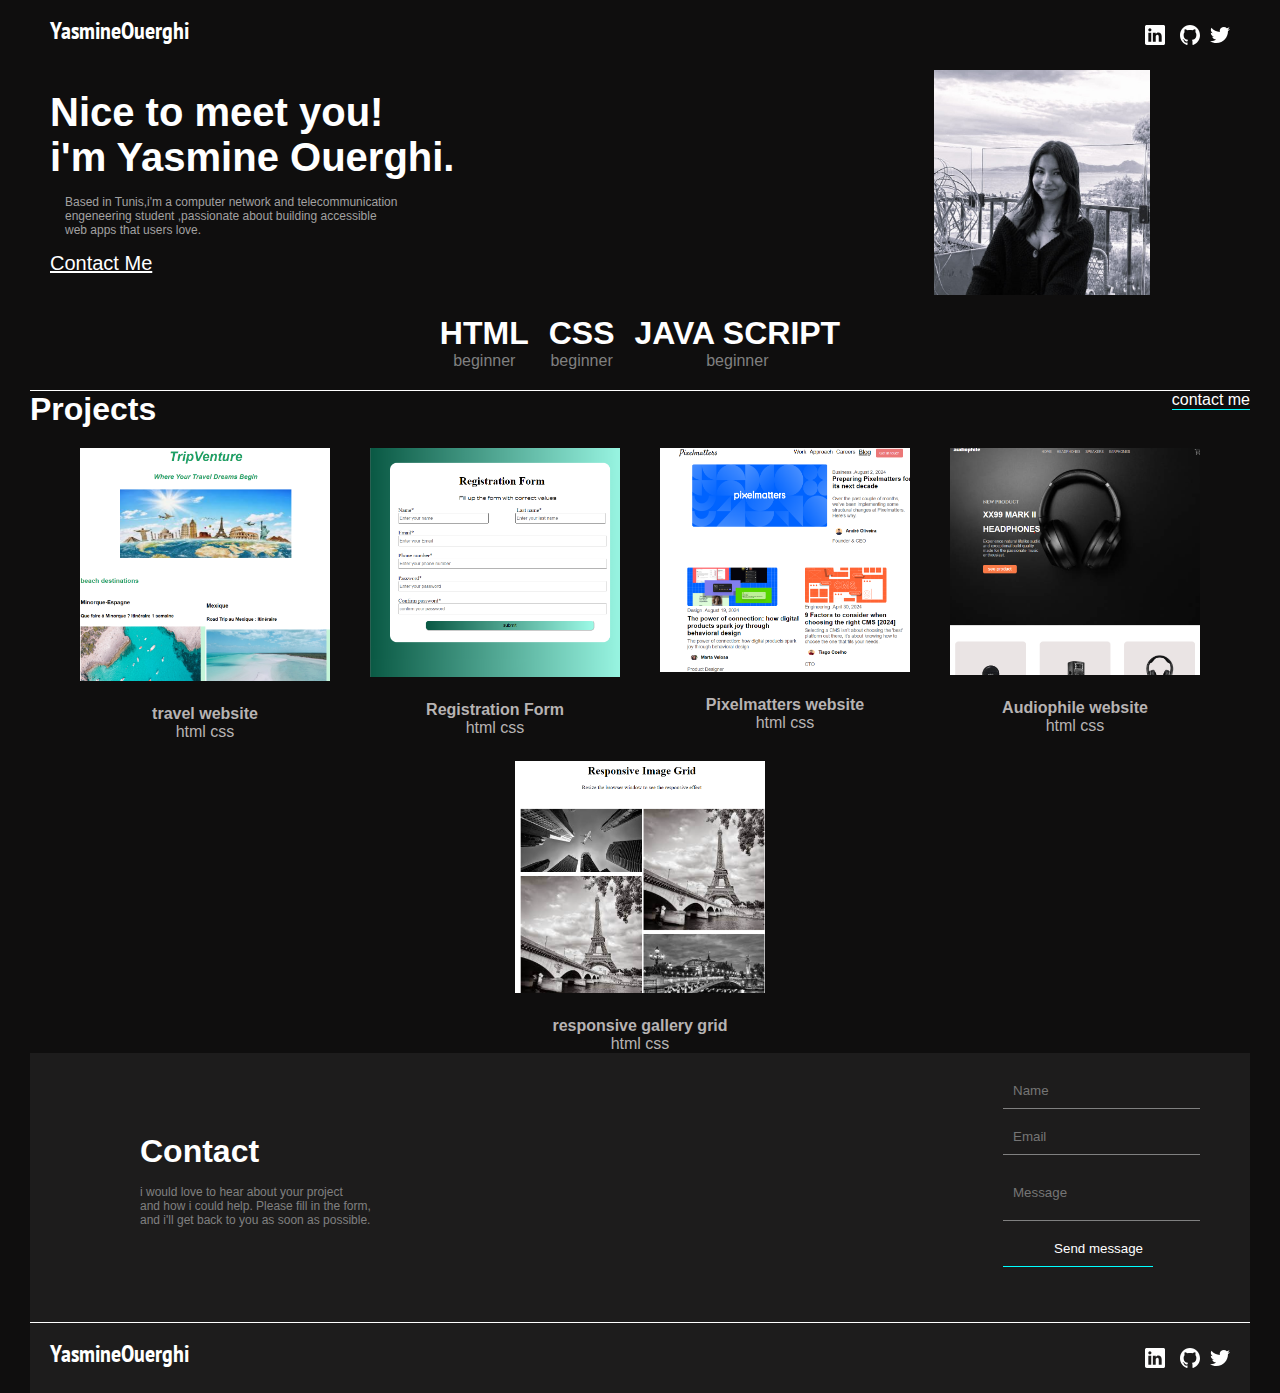
<file: task 6/index.html>
<!DOCTYPE html>
<html lang="en">
<head>
    <meta charset="UTF-8">
    <meta name="viewport" content="width=device-width, initial-scale=1.0">
    <title>portfolio</title>
    <link rel="stylesheet" href="style.css">
</head>
<body>
    <div class="content">
    <div class="part1">
        <nav>
            <h2 class="title">YasmineOuerghi</h2>
         <div class="icons"> 
             <svg width="30px"
             height="40px" 
             viewBox="0 0 24 24" 
             fill="none" 
             xmlns="http://www.w3.org/2000/svg">
                <path d="M18.72 3.99997H5.37C5.19793 3.99191 5.02595 4.01786 4.86392 4.07635C4.70189 4.13484 4.55299 4.22471 4.42573 4.34081C4.29848 4.45692 4.19537 4.59699 4.12232 4.75299C4.04927 4.909 4.0077 5.07788 4 5.24997V18.63C4.01008 18.9901 4.15766 19.3328 4.41243 19.5875C4.6672 19.8423 5.00984 19.9899 5.37 20H18.72C19.0701 19.9844 19.4002 19.8322 19.6395 19.5761C19.8788 19.32 20.0082 18.9804 20 18.63V5.24997C20.0029 5.08247 19.9715 4.91616 19.9078 4.76122C19.8441 4.60629 19.7494 4.466 19.6295 4.34895C19.5097 4.23191 19.3672 4.14059 19.2108 4.08058C19.0544 4.02057 18.8874 3.99314 18.72 3.99997ZM9 17.34H6.67V10.21H9V17.34ZM7.89 9.12997C7.72741 9.13564 7.5654 9.10762 7.41416 9.04768C7.26291 8.98774 7.12569 8.89717 7.01113 8.78166C6.89656 8.66615 6.80711 8.5282 6.74841 8.37647C6.6897 8.22474 6.66301 8.06251 6.67 7.89997C6.66281 7.73567 6.69004 7.57169 6.74995 7.41854C6.80986 7.26538 6.90112 7.12644 7.01787 7.01063C7.13463 6.89481 7.2743 6.80468 7.42793 6.74602C7.58157 6.68735 7.74577 6.66145 7.91 6.66997C8.07259 6.66431 8.2346 6.69232 8.38584 6.75226C8.53709 6.8122 8.67431 6.90277 8.78887 7.01828C8.90344 7.13379 8.99289 7.27174 9.05159 7.42347C9.1103 7.5752 9.13699 7.73743 9.13 7.89997C9.13719 8.06427 9.10996 8.22825 9.05005 8.3814C8.99014 8.53456 8.89888 8.6735 8.78213 8.78931C8.66537 8.90513 8.5257 8.99526 8.37207 9.05392C8.21843 9.11259 8.05423 9.13849 7.89 9.12997ZM17.34 17.34H15V13.44C15 12.51 14.67 11.87 13.84 11.87C13.5822 11.8722 13.3313 11.9541 13.1219 12.1045C12.9124 12.2549 12.7546 12.4664 12.67 12.71C12.605 12.8926 12.5778 13.0865 12.59 13.28V17.34H10.29V10.21H12.59V11.21C12.7945 10.8343 13.0988 10.5225 13.4694 10.3089C13.84 10.0954 14.2624 9.98848 14.69 9.99997C16.2 9.99997 17.34 11 17.34 13.13V17.34Z" fill="#fff"/>
                </svg>
                <svg width="20px" height="40px" viewBox="0 0 20 20" version="1.1" xmlns="http://www.w3.org/2000/svg" xmlns:xlink="http://www.w3.org/1999/xlink">
    
                    <title>github [#142]</title>
                    <desc>Created with Sketch.</desc>
                    <defs>
                
                </defs>
                    <g id="Page-1" stroke="none" stroke-width="1" fill="none" fill-rule="evenodd">
                        <g id="Dribbble-Light-Preview" transform="translate(-140.000000, -7559.000000)" fill="#fff">
                            <g id="icons" transform="translate(56.000000, 160.000000)">
                                <path d="M94,7399 C99.523,7399 104,7403.59 104,7409.253 C104,7413.782 101.138,7417.624 97.167,7418.981 C96.66,7419.082 96.48,7418.762 96.48,7418.489 C96.48,7418.151 96.492,7417.047 96.492,7415.675 C96.492,7414.719 96.172,7414.095 95.813,7413.777 C98.04,7413.523 100.38,7412.656 100.38,7408.718 C100.38,7407.598 99.992,7406.684 99.35,7405.966 C99.454,7405.707 99.797,7404.664 99.252,7403.252 C99.252,7403.252 98.414,7402.977 96.505,7404.303 C95.706,7404.076 94.85,7403.962 94,7403.958 C93.15,7403.962 92.295,7404.076 91.497,7404.303 C89.586,7402.977 88.746,7403.252 88.746,7403.252 C88.203,7404.664 88.546,7405.707 88.649,7405.966 C88.01,7406.684 87.619,7407.598 87.619,7408.718 C87.619,7412.646 89.954,7413.526 92.175,7413.785 C91.889,7414.041 91.63,7414.493 91.54,7415.156 C90.97,7415.418 89.522,7415.871 88.63,7414.304 C88.63,7414.304 88.101,7413.319 87.097,7413.247 C87.097,7413.247 86.122,7413.234 87.029,7413.87 C87.029,7413.87 87.684,7414.185 88.139,7415.37 C88.139,7415.37 88.726,7417.2 91.508,7416.58 C91.513,7417.437 91.522,7418.245 91.522,7418.489 C91.522,7418.76 91.338,7419.077 90.839,7418.982 C86.865,7417.627 84,7413.783 84,7409.253 C84,7403.59 88.478,7399 94,7399" id="github-[#142]">
                
                </path>
                            </g>
                        </g>
                    </g>
                </svg>
                <svg width="20px" height="40px" viewBox="0 -2 20 20" version="1.1" xmlns="http://www.w3.org/2000/svg" xmlns:xlink="http://www.w3.org/1999/xlink">
    
                    <title>twitter [#154]</title>
                    <desc>Created with Sketch.</desc>
                    <defs>
                
                </defs>
                    <g id="Page-1" stroke="none" stroke-width="1" fill="none" fill-rule="evenodd">
                        <g id="Dribbble-Light-Preview" transform="translate(-60.000000, -7521.000000)" fill="#fff">
                            <g id="icons" transform="translate(56.000000, 160.000000)">
                                <path d="M10.29,7377 C17.837,7377 21.965,7370.84365 21.965,7365.50546 C21.965,7365.33021 21.965,7365.15595 21.953,7364.98267 C22.756,7364.41163 23.449,7363.70276 24,7362.8915 C23.252,7363.21837 22.457,7363.433 21.644,7363.52751 C22.5,7363.02244 23.141,7362.2289 23.448,7361.2926 C22.642,7361.76321 21.761,7362.095 20.842,7362.27321 C19.288,7360.64674 16.689,7360.56798 15.036,7362.09796 C13.971,7363.08447 13.518,7364.55538 13.849,7365.95835 C10.55,7365.79492 7.476,7364.261 5.392,7361.73762 C4.303,7363.58363 4.86,7365.94457 6.663,7367.12996 C6.01,7367.11125 5.371,7366.93797 4.8,7366.62489 L4.8,7366.67608 C4.801,7368.5989 6.178,7370.2549 8.092,7370.63591 C7.488,7370.79836 6.854,7370.82199 6.24,7370.70483 C6.777,7372.35099 8.318,7373.47829 10.073,7373.51078 C8.62,7374.63513 6.825,7375.24554 4.977,7375.24358 C4.651,7375.24259 4.325,7375.22388 4,7375.18549 C5.877,7376.37088 8.06,7377 10.29,7376.99705" id="twitter-[#154]">
                
                </path>
                            </g>
                        </g>
                    </g>
                </svg>
            </div> 
        </nav>
            <div class="description">
                <div  class="descriptiontext">
                <h1>
                    Nice to meet you!<br>
                    i'm Yasmine Ouerghi.
                </h1>
                <p>Based in Tunis,i'm a computer network and telecommunication <br>
                engeneering student ,passionate about building accessible<br>
                 web apps that users love.</p>
             <a href="#info">Contact Me</a>
         
            </div>
        </div>
        <div class="skills">
            <div>  <h1>HTML</h1>
            <P>beginner</P>
        </div> 
        <div>  <h1>CSS</h1>   
            <P>beginner</P></div>
            <div>   <h1>JAVA SCRIPT</h1>
            <P>beginner</P></div>

        </div>

      

  </div>
    
    
    
    <div class="part2">
        
   <div class="entete">
    <h1>Projects</h1>
    <a href="#info"> contact me</a>
   </div>
    <div class="projectGrid">
        <div class="pro">
     <a href="task 2/index.html" target="_blank">   <img src="task 2 imf.png" alt="" class="project1"> </a>
        <h4> travel website</h4>
        <p>html css</p>
    </div>
    <div class="pro">
        <a href="task 3/index.html" target="_blank">   <img src="task 3 img.png" alt="" class="project2">
    </a>
    <h4> Registration Form</h4>
    <p>html css</p>
        </div> 
    <div class="pro">
        <a href="task 4/index.html" target="_blank">  <img src="task4 img.png" alt="" class="project3">
    </a>
    <h4> Pixelmatters website</h4>
    <p>html css</p>
        </div>
    <div class="pro">
        <a href="task 5/index.html" target="_blank">    <img src="task 5 img.png" alt="" class="project4">
    </a>
    <h4> Audiophile website</h4>
    <p>html css</p>
        </div>
    <div class="pro">
        <a href="responsive image gallery/index.html" target="_blank">   <img src="img grid.png" alt="" class="project5">
    </a>
    <h4> responsive gallery grid</h4>
    <p>html css</p>
        </div>
    


    </div>
   
   
   
   
   
   
   
   
   
   
   
    </div>
   
   
   
   
   
   
   
   
   
   
   
   
    <div class="part3">
       <div id="info" class="description2">
       <div class="contact">
        <div class="para">
        <h1>Contact</h1>
        <p>i would love to hear about your project<br> and how i could help.
            Please fill in the form,<br>and i'll get back to you as soon as possible.
        </p>
    </div>
        </div>
        <div class="message">
            <form action="">
             <input type="text" class="input"placeholder="Name">
             <input type="text" class="input" placeholder="Email">
             <input type="text" id="mes" class="input" placeholder="Message">
            <button>Send message</button>
            </form>

        </div>
   
    </div>  
       
       
        <nav>
            <h2 class="title">YasmineOuerghi</h2>
         <div class="icons"> 
             <svg width="30px"
             height="40px" 
             viewBox="0 0 24 24" 
             fill="none" 
             xmlns="http://www.w3.org/2000/svg">
                <path d="M18.72 3.99997H5.37C5.19793 3.99191 5.02595 4.01786 4.86392 4.07635C4.70189 4.13484 4.55299 4.22471 4.42573 4.34081C4.29848 4.45692 4.19537 4.59699 4.12232 4.75299C4.04927 4.909 4.0077 5.07788 4 5.24997V18.63C4.01008 18.9901 4.15766 19.3328 4.41243 19.5875C4.6672 19.8423 5.00984 19.9899 5.37 20H18.72C19.0701 19.9844 19.4002 19.8322 19.6395 19.5761C19.8788 19.32 20.0082 18.9804 20 18.63V5.24997C20.0029 5.08247 19.9715 4.91616 19.9078 4.76122C19.8441 4.60629 19.7494 4.466 19.6295 4.34895C19.5097 4.23191 19.3672 4.14059 19.2108 4.08058C19.0544 4.02057 18.8874 3.99314 18.72 3.99997ZM9 17.34H6.67V10.21H9V17.34ZM7.89 9.12997C7.72741 9.13564 7.5654 9.10762 7.41416 9.04768C7.26291 8.98774 7.12569 8.89717 7.01113 8.78166C6.89656 8.66615 6.80711 8.5282 6.74841 8.37647C6.6897 8.22474 6.66301 8.06251 6.67 7.89997C6.66281 7.73567 6.69004 7.57169 6.74995 7.41854C6.80986 7.26538 6.90112 7.12644 7.01787 7.01063C7.13463 6.89481 7.2743 6.80468 7.42793 6.74602C7.58157 6.68735 7.74577 6.66145 7.91 6.66997C8.07259 6.66431 8.2346 6.69232 8.38584 6.75226C8.53709 6.8122 8.67431 6.90277 8.78887 7.01828C8.90344 7.13379 8.99289 7.27174 9.05159 7.42347C9.1103 7.5752 9.13699 7.73743 9.13 7.89997C9.13719 8.06427 9.10996 8.22825 9.05005 8.3814C8.99014 8.53456 8.89888 8.6735 8.78213 8.78931C8.66537 8.90513 8.5257 8.99526 8.37207 9.05392C8.21843 9.11259 8.05423 9.13849 7.89 9.12997ZM17.34 17.34H15V13.44C15 12.51 14.67 11.87 13.84 11.87C13.5822 11.8722 13.3313 11.9541 13.1219 12.1045C12.9124 12.2549 12.7546 12.4664 12.67 12.71C12.605 12.8926 12.5778 13.0865 12.59 13.28V17.34H10.29V10.21H12.59V11.21C12.7945 10.8343 13.0988 10.5225 13.4694 10.3089C13.84 10.0954 14.2624 9.98848 14.69 9.99997C16.2 9.99997 17.34 11 17.34 13.13V17.34Z" fill="#fff"/>
                </svg>
                <svg width="20px" height="40px" viewBox="0 0 20 20" version="1.1" xmlns="http://www.w3.org/2000/svg" xmlns:xlink="http://www.w3.org/1999/xlink">
    
                    <title>github [#142]</title>
                    <desc>Created with Sketch.</desc>
                    <defs>
                
                </defs>
                    <g id="Page-1" stroke="none" stroke-width="1" fill="none" fill-rule="evenodd">
                        <g id="Dribbble-Light-Preview" transform="translate(-140.000000, -7559.000000)" fill="#fff">
                            <g id="icons" transform="translate(56.000000, 160.000000)">
                                <path d="M94,7399 C99.523,7399 104,7403.59 104,7409.253 C104,7413.782 101.138,7417.624 97.167,7418.981 C96.66,7419.082 96.48,7418.762 96.48,7418.489 C96.48,7418.151 96.492,7417.047 96.492,7415.675 C96.492,7414.719 96.172,7414.095 95.813,7413.777 C98.04,7413.523 100.38,7412.656 100.38,7408.718 C100.38,7407.598 99.992,7406.684 99.35,7405.966 C99.454,7405.707 99.797,7404.664 99.252,7403.252 C99.252,7403.252 98.414,7402.977 96.505,7404.303 C95.706,7404.076 94.85,7403.962 94,7403.958 C93.15,7403.962 92.295,7404.076 91.497,7404.303 C89.586,7402.977 88.746,7403.252 88.746,7403.252 C88.203,7404.664 88.546,7405.707 88.649,7405.966 C88.01,7406.684 87.619,7407.598 87.619,7408.718 C87.619,7412.646 89.954,7413.526 92.175,7413.785 C91.889,7414.041 91.63,7414.493 91.54,7415.156 C90.97,7415.418 89.522,7415.871 88.63,7414.304 C88.63,7414.304 88.101,7413.319 87.097,7413.247 C87.097,7413.247 86.122,7413.234 87.029,7413.87 C87.029,7413.87 87.684,7414.185 88.139,7415.37 C88.139,7415.37 88.726,7417.2 91.508,7416.58 C91.513,7417.437 91.522,7418.245 91.522,7418.489 C91.522,7418.76 91.338,7419.077 90.839,7418.982 C86.865,7417.627 84,7413.783 84,7409.253 C84,7403.59 88.478,7399 94,7399" id="github-[#142]">
                
                </path>
                            </g>
                        </g>
                    </g>
                </svg>
                <svg width="20px" height="40px" viewBox="0 -2 20 20" version="1.1" xmlns="http://www.w3.org/2000/svg" xmlns:xlink="http://www.w3.org/1999/xlink">
    
                    <title>twitter [#154]</title>
                    <desc>Created with Sketch.</desc>
                    <defs>
                
                </defs>
                    <g id="Page-1" stroke="none" stroke-width="1" fill="none" fill-rule="evenodd">
                        <g id="Dribbble-Light-Preview" transform="translate(-60.000000, -7521.000000)" fill="#fff">
                            <g id="icons" transform="translate(56.000000, 160.000000)">
                                <path d="M10.29,7377 C17.837,7377 21.965,7370.84365 21.965,7365.50546 C21.965,7365.33021 21.965,7365.15595 21.953,7364.98267 C22.756,7364.41163 23.449,7363.70276 24,7362.8915 C23.252,7363.21837 22.457,7363.433 21.644,7363.52751 C22.5,7363.02244 23.141,7362.2289 23.448,7361.2926 C22.642,7361.76321 21.761,7362.095 20.842,7362.27321 C19.288,7360.64674 16.689,7360.56798 15.036,7362.09796 C13.971,7363.08447 13.518,7364.55538 13.849,7365.95835 C10.55,7365.79492 7.476,7364.261 5.392,7361.73762 C4.303,7363.58363 4.86,7365.94457 6.663,7367.12996 C6.01,7367.11125 5.371,7366.93797 4.8,7366.62489 L4.8,7366.67608 C4.801,7368.5989 6.178,7370.2549 8.092,7370.63591 C7.488,7370.79836 6.854,7370.82199 6.24,7370.70483 C6.777,7372.35099 8.318,7373.47829 10.073,7373.51078 C8.62,7374.63513 6.825,7375.24554 4.977,7375.24358 C4.651,7375.24259 4.325,7375.22388 4,7375.18549 C5.877,7376.37088 8.06,7377 10.29,7376.99705" id="twitter-[#154]">
                
                </path>
                            </g>
                        </g>
                    </g>
                </svg>
            </div> 

        </nav>
    </div>

</body>
</html>
</file>
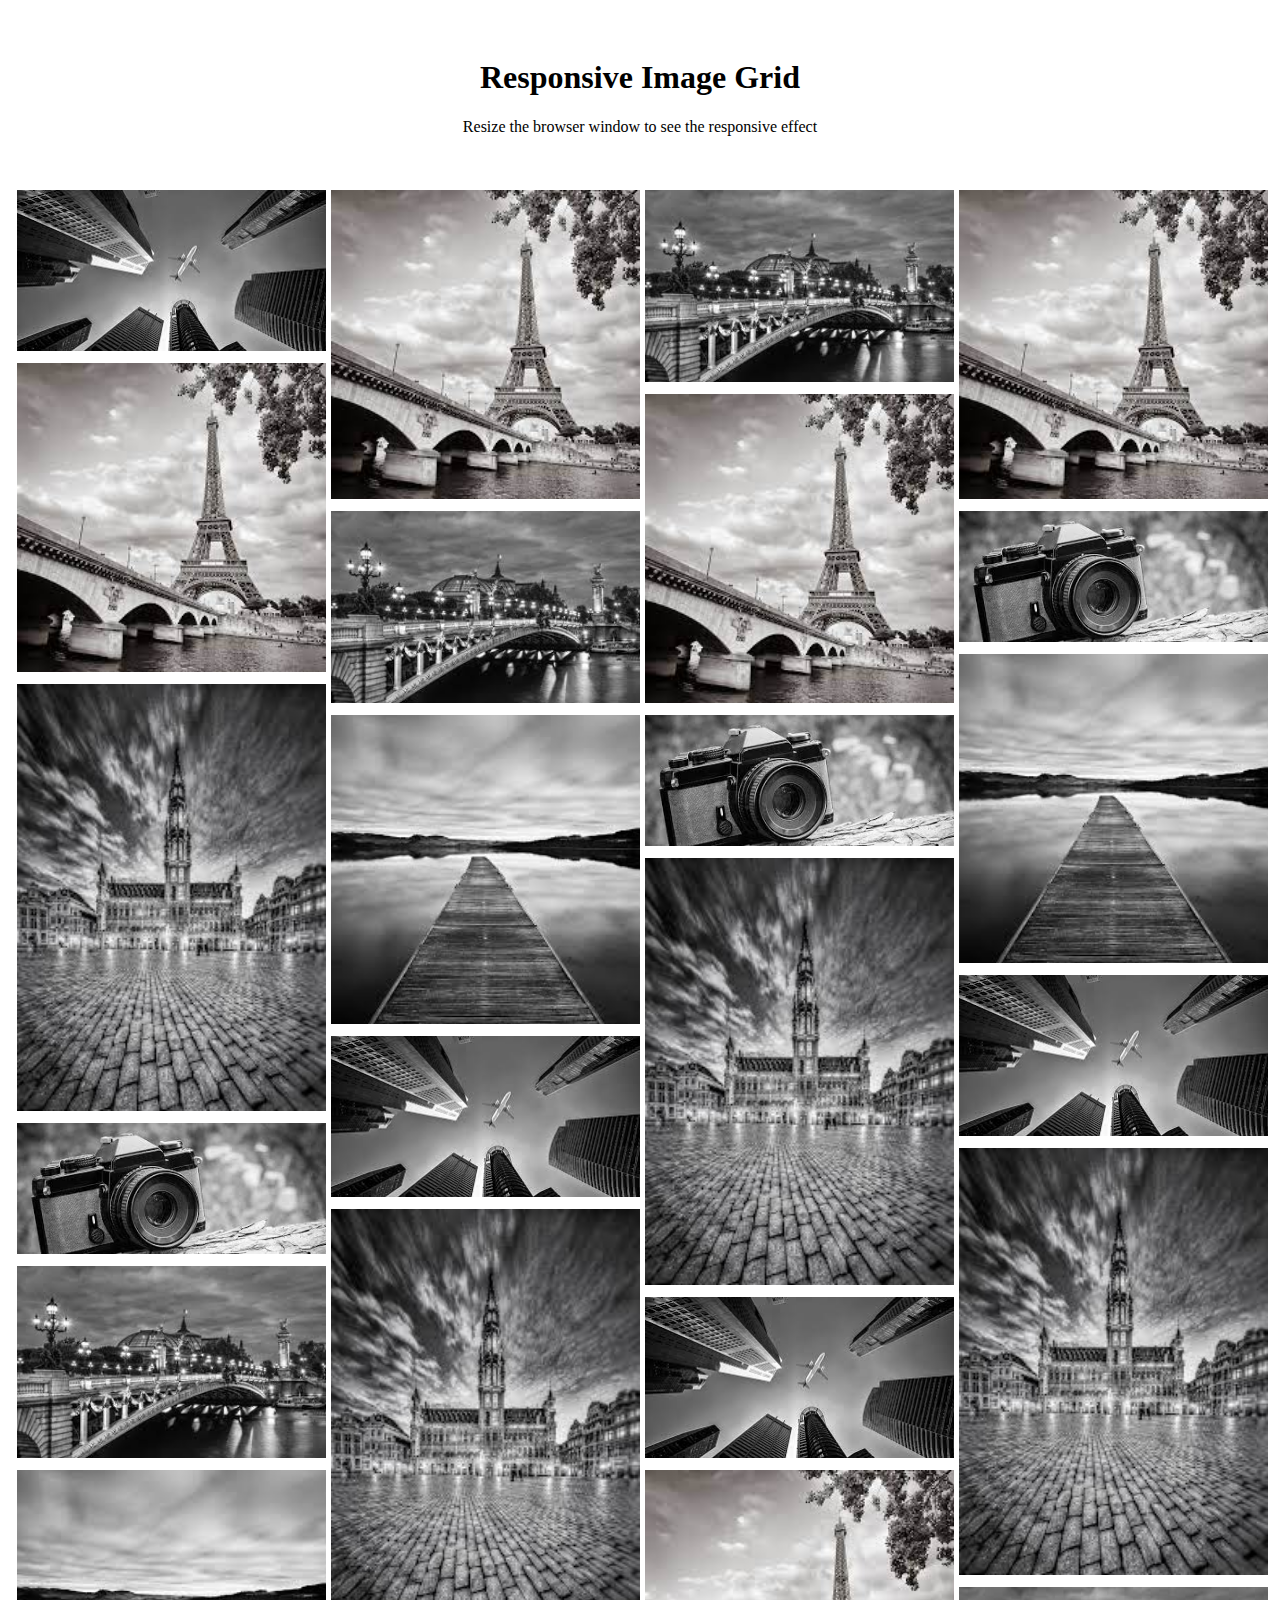
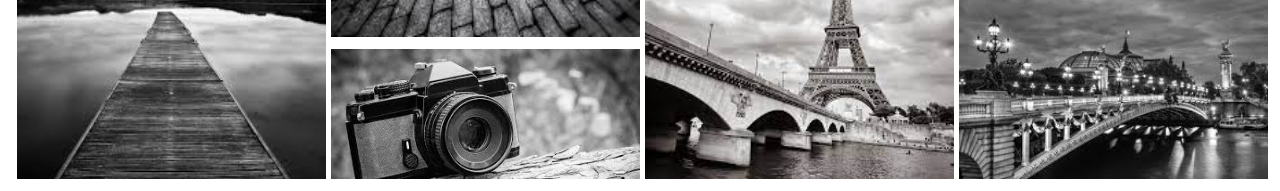
<file: task 6/responsive image gallery/index.html>
<!DOCTYPE html>
<html lang="en">
<head>
    
    <title>Image gallery</title>
    <link rel="stylesheet" href="style.css">
</head>
<body>
    <div class="header">
    <h1 class="title">Responsive Image Grid</h1>
    <p> Resize the browser window to see the responsive effect </p>
</div>
<div class="grid">
    <div class="row">
        <div class="column">
       <img class="img" src="avion.jpg" alt="avion"> 
       <img class="img" src="paris.jpg" alt="paris">
       <img class="img" src="city.jpg" alt="sea">
       <img class="img" src="camera.jpg" alt="city">
       <img class="img"  src="lumiere.jpg">
       <img class="img" src="sea.jpg">

       </div>
       <div class="column">
        <img class="img" src="paris.jpg" >
        <img class="img" src="lumiere.jpg">
        <img class="img" src="sea.jpg">
        <img class="img" src="avion.jpg" >
        <img class="img" src="city.jpg">
        <img  class="img" src="camera.jpg">
       </div>
       <div class="column">
        <img class="img" src="lumiere.jpg" alt="avion"> 
        <img class="img" src="paris.jpg" alt="paris">
        <img class="img" src="camera.jpg" alt="sea">
        <img class="img" src="city.jpg" alt="city">
        <img class="img" src="avion.jpg">
        <img class="img" src="paris.jpg">

    </div>
    <div class="column">
        <img class="img" src="paris.jpg" >
        <img class="img" src="camera.jpg">
        <img class="img" src="sea.jpg">
        <img class="img" src="avion.jpg" >
        <img class="img" src="city.jpg">
        <img class="img" src="lumiere.jpg">
       </div>

</div>
    
</body>
</html>
</file>
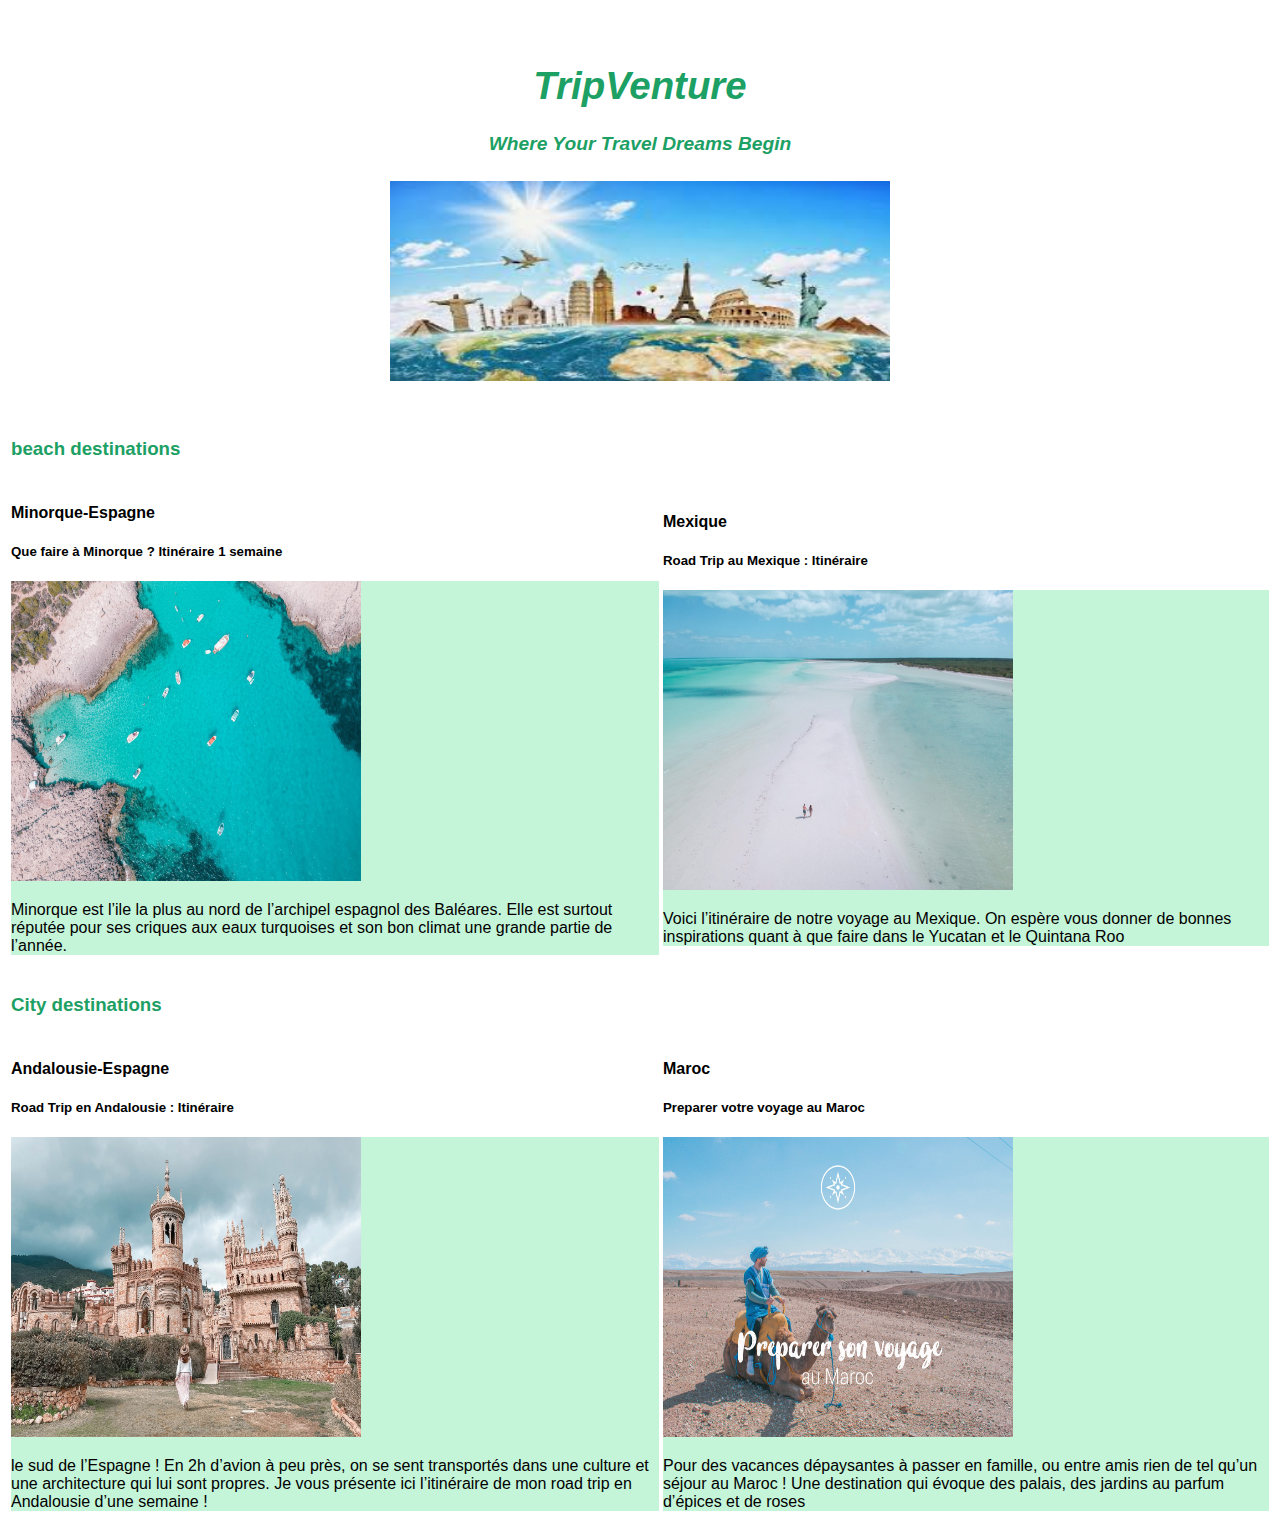
<file: task 6/task 2/index.html>
<!DOCTYPE html>
<html lang="en">
<head>
    <meta charset="UTF-8">
    <title> TripVenture</title>
    <link rel="stylesheet" href="style.css">
</head>
<body>
    <div class="title">
    <h1>TripVenture</h1>
    <h4>Where Your Travel Dreams Begin</h4>
  <img src="voyage.jpg" alt="travel picture" width="500px" height="200px" > 
   <br>
   </div>  
   <table border="0">
        <tr>
            
            <td colspan="2"> 
            <div class="destination">
            <h3>beach destinations</h3>
           </div>
            </td>
            

        </tr>
        <tr>
            <td>
                <h4>Minorque-Espagne</h4>
                <h5>Que faire à Minorque ? Itinéraire 1 semaine</h5>
                <div class="fond">
                    <a href="minorque.html" target="_blank">  <img src="minorque.jpg" alt="photo de minorque" height="300px" width="350px"> </a>
                <br>
                <p>Minorque est l’ile la plus au nord de l’archipel espagnol des Baléares. Elle est surtout réputée pour ses criques aux eaux turquoises et son bon climat une grande partie de l’année.</p>
            </div>
            </td>
            <td>
                <h4>Mexique</h4>
                <h5>Road Trip au Mexique : Itinéraire</h5>
                <div class="fond">
                    <a href="mexique.html" target="_blank"><img src="mexique.jpg" alt="photo de mexique" height="300px" width="350px"> </a>
                <br>
                <p>Voici l’itinéraire de notre voyage au Mexique. On espère vous donner de bonnes inspirations quant à que faire dans le Yucatan et le Quintana Roo</p>
            </div>
            </td>
        </tr>
        <tr>
            <td colspan="2"> 
             <div class="destination">
            <h3> City destinations</h3></td>
            </div>

        </tr>
        <td>
            <h4>Andalousie-Espagne</h4>
            <h5>Road Trip en Andalousie : Itinéraire</h5>
            <div class="fond">
                <a href="andalousie.html" target="_blank">  <img src="andalousie.jpg" alt="photo de l'andalousie" height="300px" width="350px"> </a>
            <br>
            <p> le sud de l’Espagne ! En 2h d’avion à peu près, on se sent transportés dans une culture et une architecture qui lui sont propres. Je vous présente ici l’itinéraire de mon road trip en Andalousie d’une semaine !</p>
        </div>
        </td>
        <td>
            <h4>Maroc</h4>
            <h5>Preparer votre voyage au Maroc</h5>
            <div class="fond">
                <a href="maroc.html" target="_blank"> <img src="maroc.jpg" alt="photo du maroc" height="300px" width="350px"> </a>
            <br>
            <p> Pour des vacances dépaysantes à passer en famille, ou entre amis  rien de tel qu’un séjour au Maroc ! Une destination qui évoque des palais, des jardins au parfum d’épices et de roses</p>
        </div>
        </td>
        



    </table>
</body>
</html>
</file>
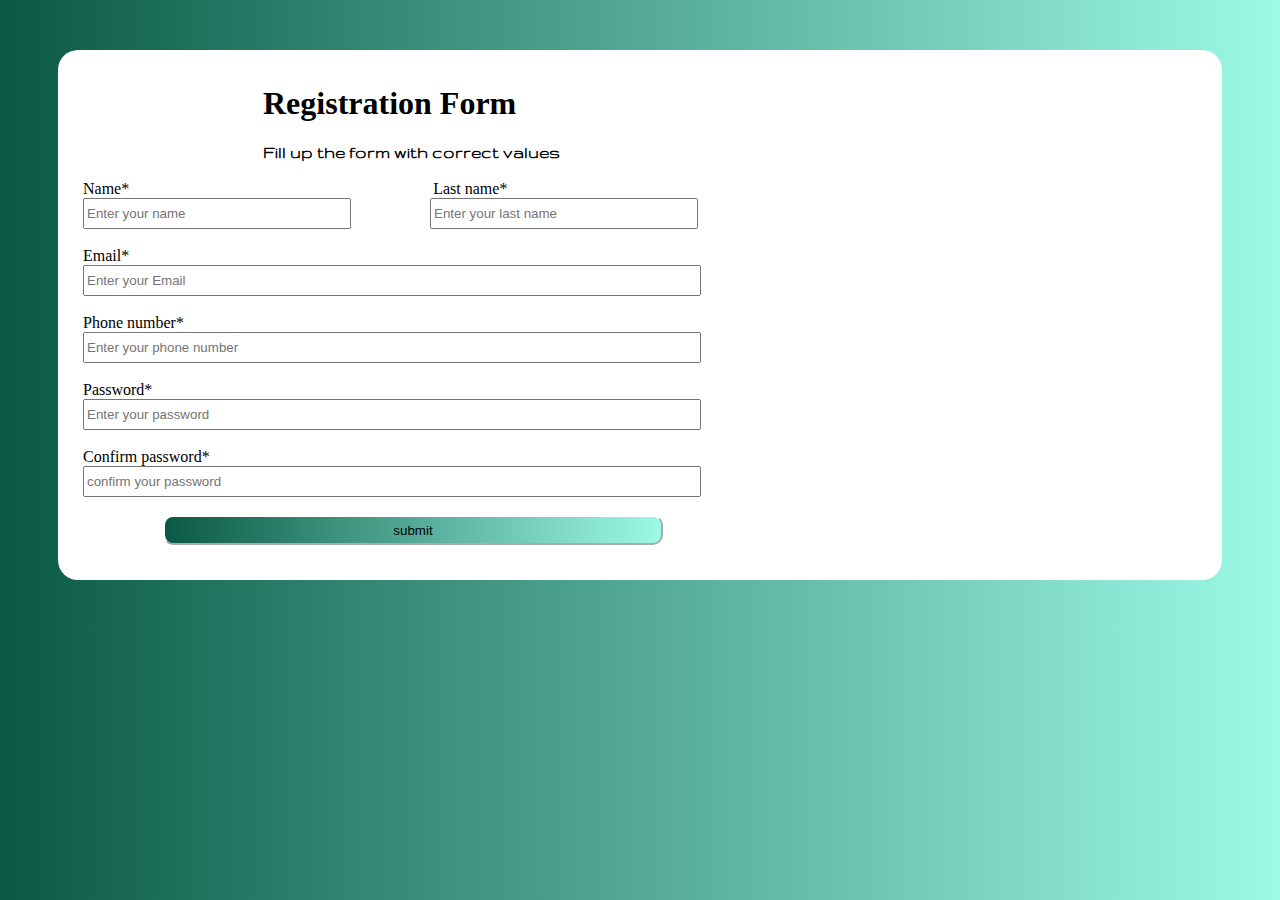
<file: task 6/task 3/index.html>
<!DOCTYPE html>
<html lang="en">
<head>
    <title>Registration Form</title>
    <link rel="stylesheet" href="style.css">
    <link rel="icon" href="form (1).png" type="image/x-icon">
</head>
<body >
    <div class="container">
    <div class="title">
    <h1>Registration Form</h1>
    <h3 >Fill up the form with correct values</h3>
</div>
    <form class="form" action="succesPage.html" >
        <div >
        <label for="">Name*</label>
        <label id="last" for="">Last name*</label>
        <br>
        <input  class="input"  type="text" placeholder="Enter your name" required>
        
        <input id="lastname" class="input" type="text" placeholder="Enter your last name" required>
        </div>
        <br>
        <div>
            <label for="">Email*</label>
            <br>
            <input class="inputField" type="email" placeholder="Enter your Email" required>
        </div>
        <br>
        <div>
            <label for="">Phone number*</label>
            <br>
            <input class="inputField" type="number" placeholder="Enter your phone number" required>
        </div>
        <br>
        <div>
            <label for="">Password*</label>
            <br>
            <input class="inputField" type="password" placeholder="Enter your password" required>
        </div>
        <br>
        <div>
            <label for=""> Confirm password*</label>
            <br>
            <input class="inputField" type="password" placeholder="confirm your password" required>
        </div>
        <br>
        <button type="submit"> submit</button>
    </div>
    </form>
    
</body>
</html>
</file>
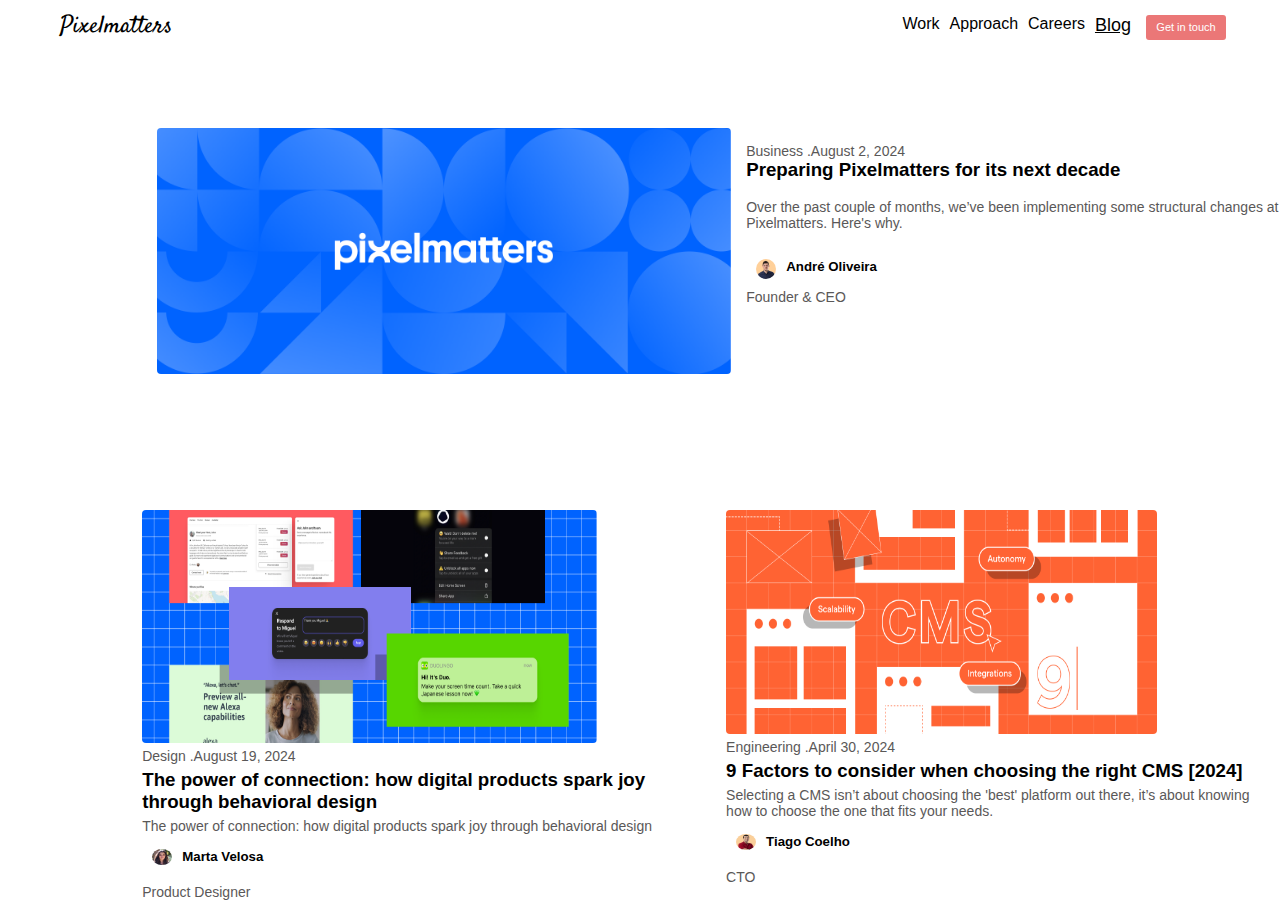
<file: task 6/task 4/index.html>
<!DOCTYPE html>
<html lang="en">
<head>
    <meta charset="UTF-8">
    <meta name="viewport" content="width=device-width, initial-scale=1.0">
    <title>PixelMatters</title>
    <link rel="stylesheet" href="style.css">
</head>
<body>
    <div class="parent">
        <div class="c navbar">
            <div class="logo">Pixelmatters</div>
            <div class="menu">
                <ul class="ul">
                    <li>Work</li>
                    <li>Approach</li>
                    <li>Careers</li>
                    <li class="blog">Blog</li>
                    </ul>
                    <button>Get in touch</button>
                </div>

            </div>
        <div class="c sidebar"></div>
      <div class="c content c1">
        <img src="pixelmatters.png" alt="pixelmatters">
      <div class="description">
        <p class="entete">Business .August 2, 2024</p>
        <h3 class="titre">Preparing Pixelmatters for its next decade</h3>
        <br>
        <p>Over the past couple of months, we’ve been implementing some structural changes at Pixelmatters. Here's why.</p>
      <br>
        <h5 class="writer"> <img src="pdp1.png" >André Oliveira</h5>
      <p> Founder & CEO</p> 
    </div>
     
    </div>
      <div class="c content c3">
        <img src="image2.png" >
        <p class="entete">Design  .August 19, 2024</p>
        <h3 class="titre">The power of connection: how digital products spark joy through behavioral design</h3>
      
        <p>The power of connection: how digital products spark joy through behavioral design</p>
      
        <h5 class="writer"> <img src="pdp2.jpeg" >Marta Velosa
           </h5>
      <p>  Product Designer</p> 
     
      </div>
      <div class="c content c4">
        <img src="image3.png" >
        <p class="entete">Engineering .April 30, 2024</p>
        <h3 class="titre">9 Factors to consider when choosing the right CMS [2024]</h3>
      
        <p>Selecting a CMS isn’t about choosing the 'best' platform out there, it’s about knowing how to choose the one that fits your needs.
        </p>
      
        <h5 class="writer"> <img src="pdp3.jpeg" >Tiago Coelho
           </h5>
      <p> CTO</p> 
      </div>
    </div>


    


    
</body>
</htm
</file>
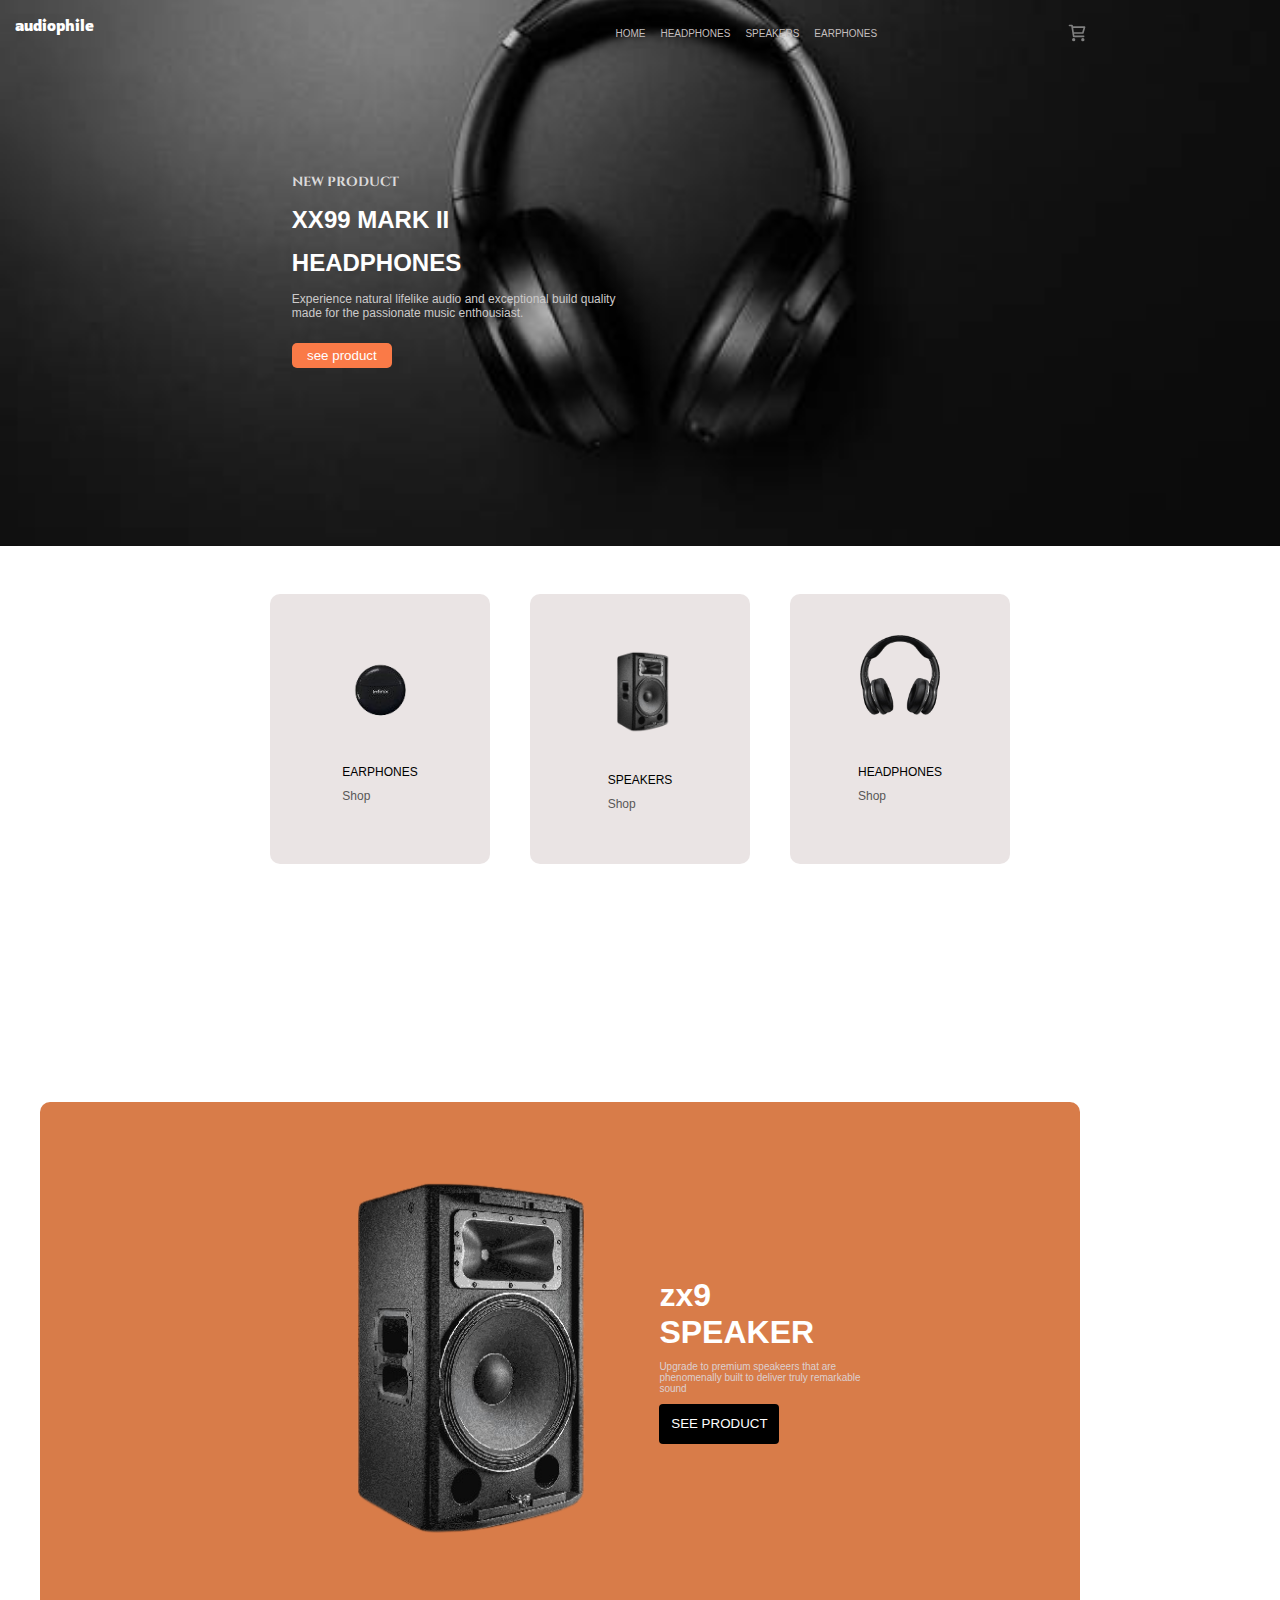
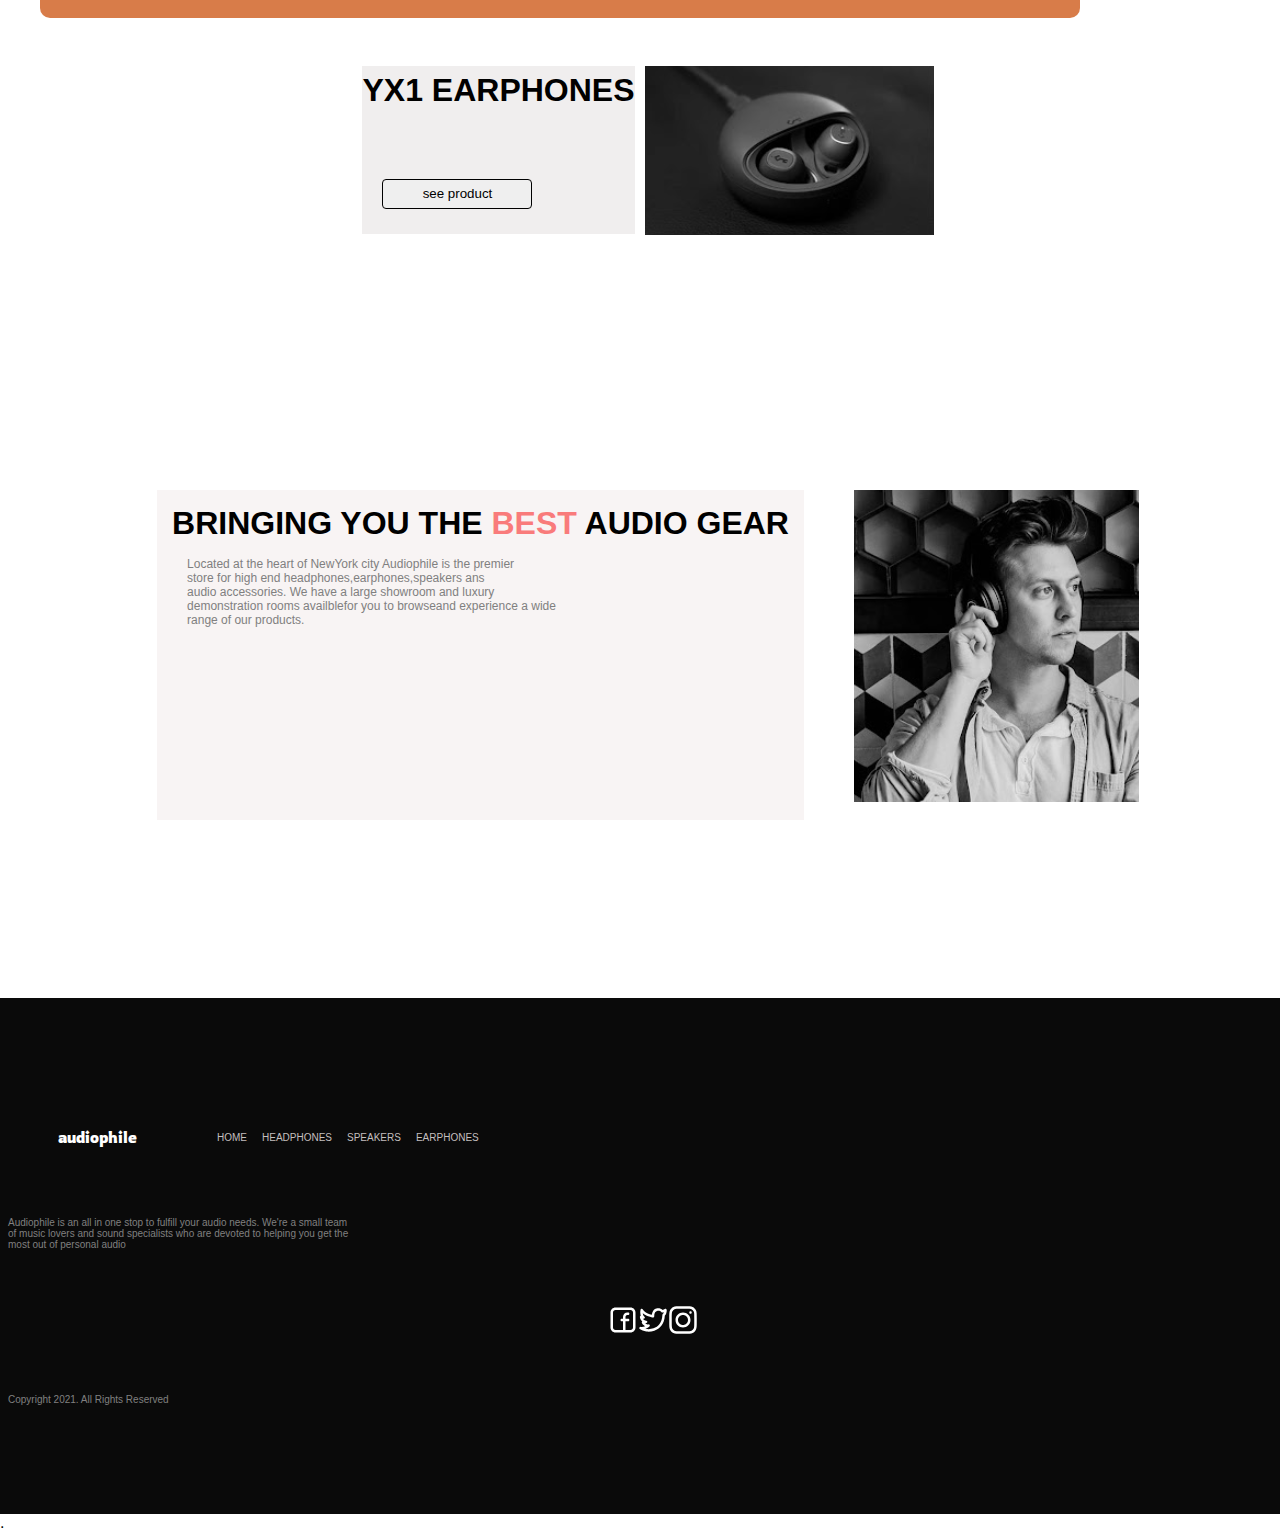
<file: task 6/task 5/index.html>
<!DOCTYPE html>
<html lang="en">
<head>
    <meta charset="UTF-8">
    <meta name="viewport" content="width=device-width, initial-scale=1.0">
    <title>Audiophile website</title>
        <link rel="stylesheet" href="style.css">
</head>
<body>
    <div class="grid">
        <div class="part1">
        <div class="navbar">
        <div class="logo">
            audiophile
        </div>
        <div class="items ">
            
            <div class="nav">
            <div class="menu">
                <ul>
                    <li>HOME</li>
                    <li>HEADPHONES</li>
                    <li>SPEAKERS</li>
                    <li>EARPHONES</li>
                </ul>
                <img src="cart-shopping.svg" alt="cart">
            </div>
            </div>
           
          
         
            <div class="description">
               
            <h5>NEW PRODUCT </h5>
            <h2>XX99 MARK II</h2>
                <h2>  HEADPHONES</h2>
            <p>Experience natural lifelike audio and exceptional 
           build quality <br>made for the passionate music enthousiast.</p>
            <button>see product</button>
    </div>
</div>
</div>
 <div class="content">
      
        <div class="items c1">
            <div class="element1 e1" > <img src="headphones.png" ><div class="shop">HEADPHONES <p>Shop</p></div></div>
            <div class="element1 e2"> <img src="speaker.png" > <div class="shop">SPEAKERS<p>Shop</p></div></div>
            <div class="element1 e3"> <img src="ecouteurs-sans-fil-infinix-xe26-tws-blanc-removebg-preview (1).png" > <div class="shop">EARPHONES<p>Shop</p></div></div>
        </div>
    </div>
    <div class="part2">
        <div class="items c2">
           <div class="element2">
            <img src="speaker.png" alt="speaker photo">
           <div class="description2">
            <h1>
                zx9
            <br>
               SPEAKER
            </h1>
            <p>Upgrade to premium speakeers that are<br>
                 phenomenally built to deliver truly remarkable<br>
                 sound</p>
                 <button>SEE PRODUCT</button>
                 </div>
        
        </div>
    </div>
        <div class="items c3">
            <img src="c3.png" >
           <div class="description3"> <h1>YX1 EARPHONES</h1>
            <button>see product</button></div>
        </div>
   
    </div>
    <div class="part3">
        <div class="items c4">
            <img src="c4.png" >
            <div class="description4">
                <h1>
                   BRINGING YOU THE <span class="rouge">BEST </span>AUDIO GEAR
                </h1>
                <p>Located at the heart of NewYork city Audiophile is the premier
                    <br>store for high end headphones,earphones,speakers ans <br>
                    audio accessories. We have a large showroom and luxury<br>
                     demonstration rooms availblefor you to browseand experience a wide<br>
                     range of our products.
                </p>
               
            </div>
                
            
        </div>
     
   
        <div class="items footer">
                <div class="entete">
                    <div class="logo">
                        audiophile
                    </div>
                        <div class="menu">
                            <ul>
                                <li>HOME</li>
                                <li>HEADPHONES</li>
                                <li>SPEAKERS</li>
                                <li>EARPHONES</li>
                            </ul>
                        </div>
                        </div>
                        <p>Audiophile is an all in one stop to fulfill your audio needs. We're a small team<br>
                        of music lovers and sound specialists who are devoted to helping you get the <br>
                    most out of personal audio</p>
                    <div class="icons">
                        <img src="facebook.svg" ><img src="twitter.svg" ><img src="instagram.svg" >
                    </div>
                    <p>Copyright 2021. All Rights Reserved</p>
                        </div>
                       
                        .           
</div>
</div>
</div>
</body>
</html>
</file>
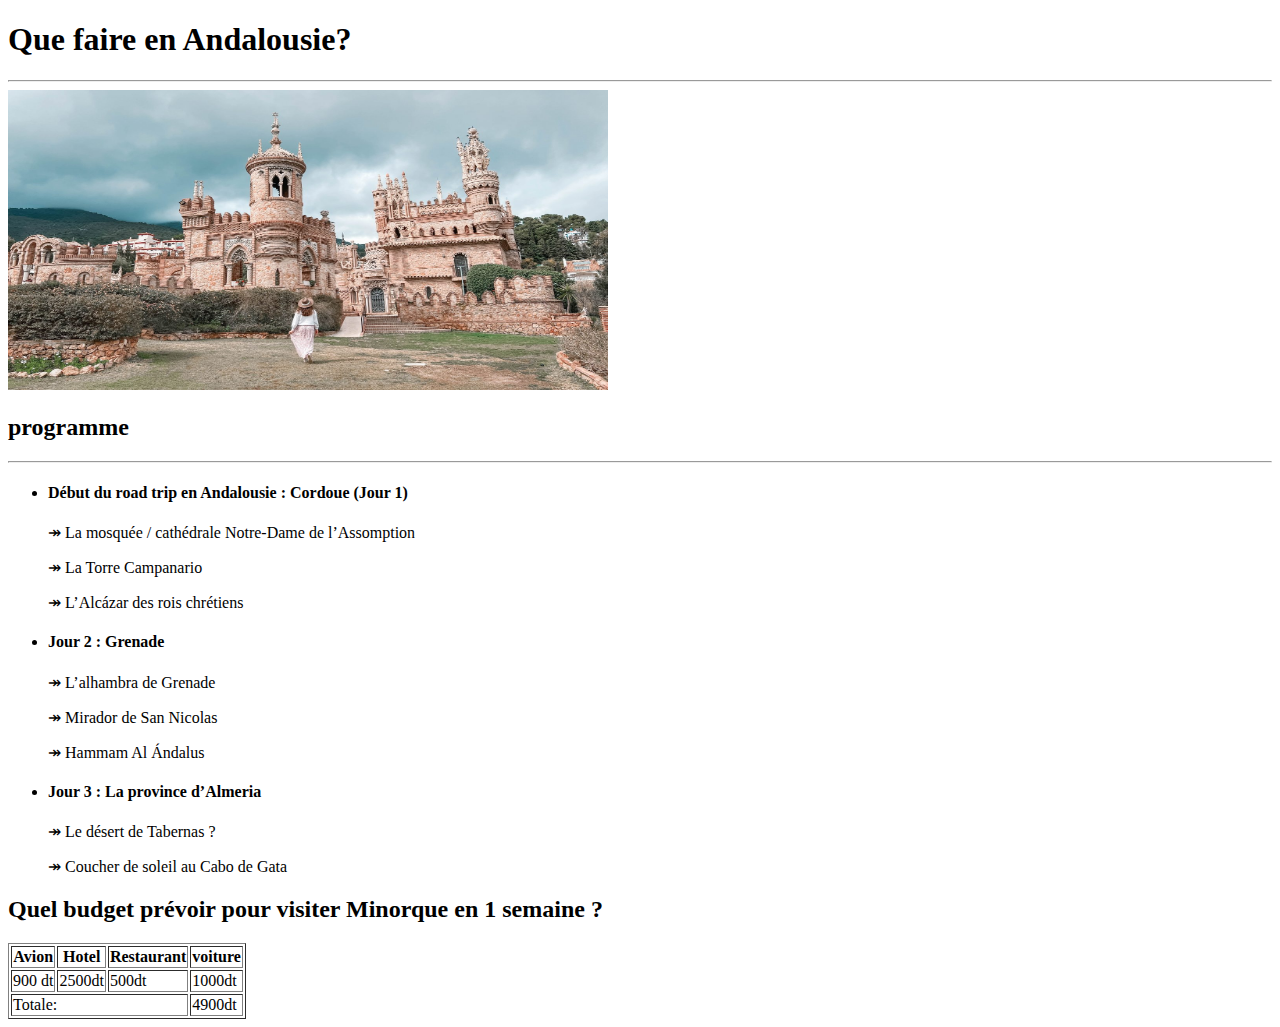
<file: task 6/task 2/andalousie.html>
<!DOCTYPE html>
<html lang="en">
<head>
    <meta charset="UTF-8">
    <title>andalousie</title>
</head>
<body>
    <h1> Que faire en Andalousie?</h1>
    <hr>
  <img src="andalousie.jpg" alt="photo de l'andalousie" height="300px" width="600px">
  <h2>programme</h2>
  <hr>
  <ul>
  <li><h4> Début du road trip en Andalousie : Cordoue (Jour 1)</h4></li>
  <p>↠ La mosquée / cathédrale Notre-Dame de l’Assomption</p>
  <p>↠ La Torre Campanario</p>
  <p>↠ L’Alcázar des rois chrétiens</p>
  <li><h4>Jour 2 : Grenade </h4></li>
  <p> ↠ L’alhambra de Grenade</p>
  <p>↠ Mirador de San Nicolas</p>
  <p>↠ Hammam Al Ándalus</p>
  <li><h4>Jour 3 : La province d’Almeria </h4> </li>
  <p>↠ Le désert de Tabernas ? </p>
  <p>↠ Coucher de soleil au Cabo de Gata</p>
  
  
  </ul>
  <h2>Quel budget prévoir pour visiter Minorque en 1 semaine ? </h2>
  <table border="1">
   <thead>
    <tr>
        <th>Avion</th>
        <th>Hotel</th>
        <th>Restaurant</th>
        <th>voiture</th>

    </tr>
   </thead>
   <tbody>
    <tr>
        <td>900 dt</td>
        <td>2500dt</td>
        <td>500dt</td>
        <td>1000dt</td>
    </tr>
   </tbody>
   <tfoot>
    <tr>
        <td colspan="3"> Totale:</td>
        <td> 4900dt</td>
    </tr>
</tfoot>
</file>
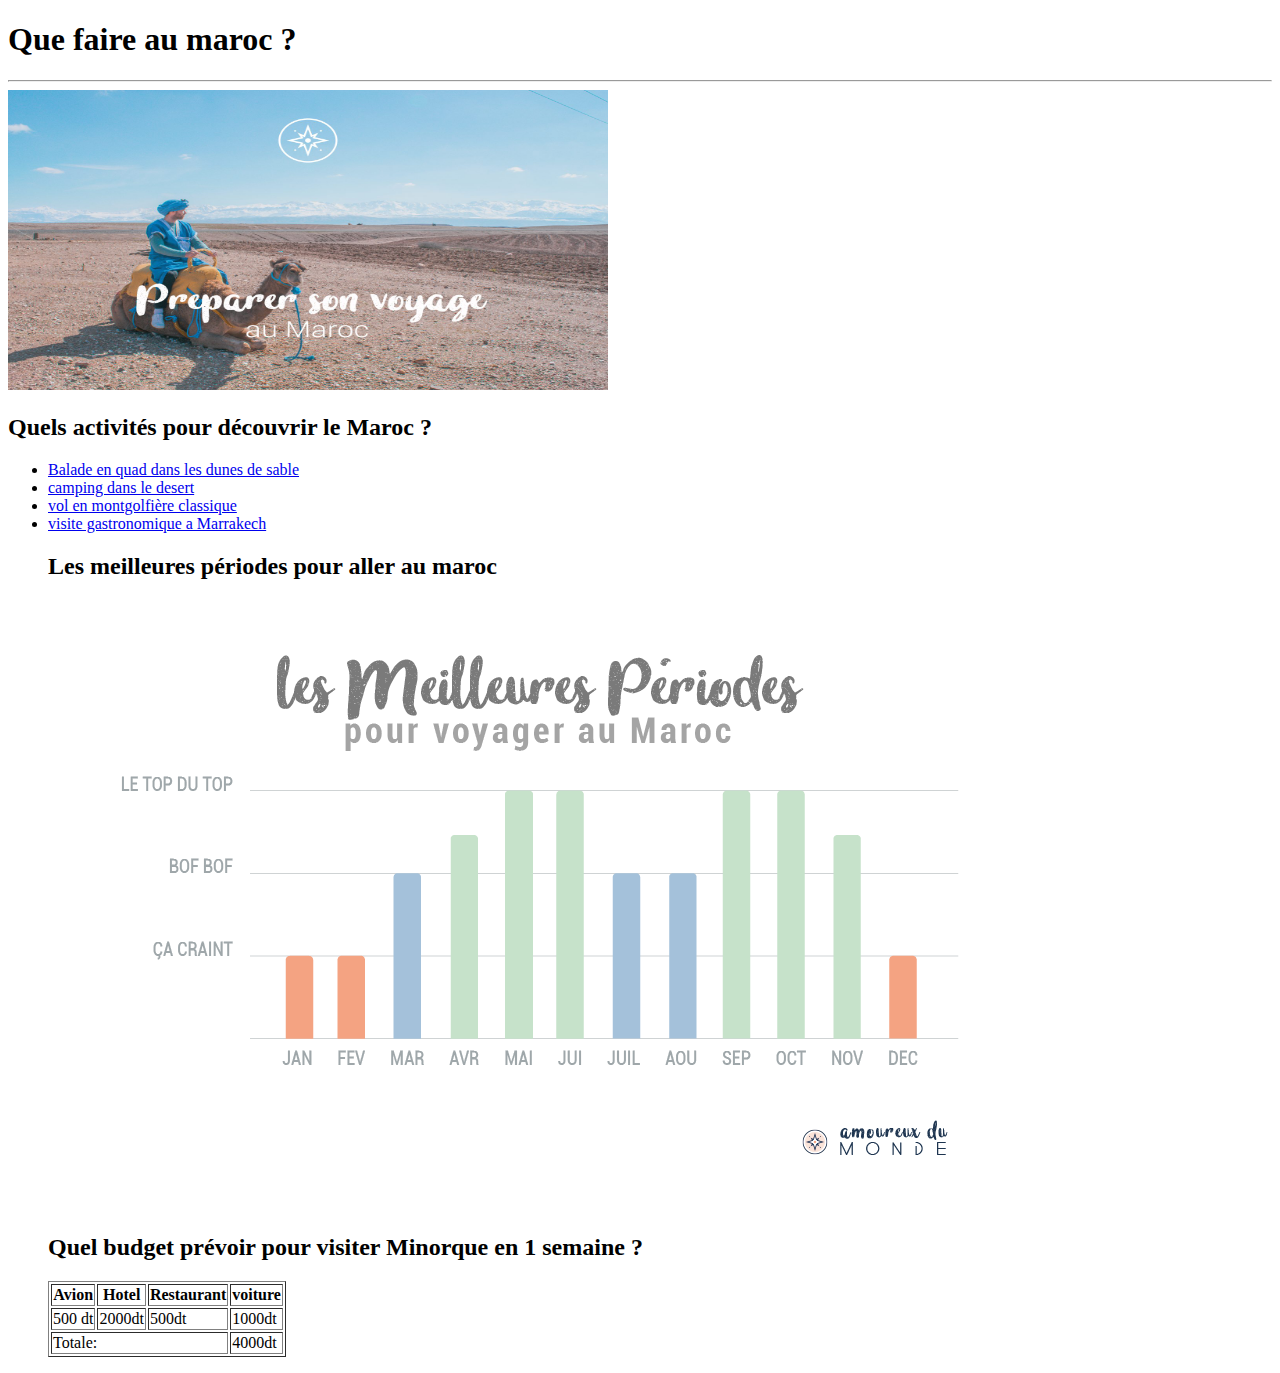
<file: task 6/task 2/maroc.html>
<!DOCTYPE html>
<html lang="en">
<head>
    <meta charset="UTF-8">
    <title>maroc</title>
</head>
<body>
    <h1> Que faire au maroc ?</h1>
    <hr>
  <img src="maroc.jpg" alt="photo de maroc" height="300px" width="600px">
  <h2>Quels activités pour découvrir le Maroc ?</h2>
  <ul>
  <li>  <a href="https://www.getyourguide.fr/essaouira-l877/depuis-essaouira-excursion-en-quad-de-2-h-dans-les-dunes-t162477/?partner_id=ITDQ2DL&utm_medium=online_publisher&deeplink_id=4bc541f2-9d4c-5834-ac81-13485eef29a2&page_id=9aa8c406-b215-51c1-bb15-35d0ac0abeff">Balade en quad dans les dunes de sable </a></li>
  <li><a href="https://www.civitatis.com/fr/marrakech/excursion-trois-jours-desert-merzouga/?aid=9169&cmp=maroc">camping dans le desert</a></li>
  <li><a href="https://www.getyourguide.fr/marrakech-l208/vol-classique-en-montgolfiere-au-dessus-de-marrakech-t11596/?partner_id=ITDQ2DL&utm_medium=online_publisher&deeplink_id=c3a49816-5977-5886-a7e9-9ceeab39fd47&page_id=9aa8c406-b215-51c1-bb15-35d0ac0abeff">vol en montgolfière classique</a></li>
  <li><a href="https://www.civitatis.com/fr/marrakech/visite-gastronomique-marrakech/?aid=9169">visite gastronomique a Marrakech</a></li>
  <h2>Les meilleures périodes pour aller au maroc</h2>
  <img src="periode.jpg" alt="photo">
  <h2>Quel budget prévoir pour visiter Minorque en 1 semaine ? </h2>
  <table border="1">
   <thead>
    <tr>
        <th>Avion</th>
        <th>Hotel</th>
        <th>Restaurant</th>
        <th>voiture</th>

    </tr>
   </thead>
   <tbody>
    <tr>
        <td>500 dt</td>
        <td>2000dt</td>
        <td>500dt</td>
        <td>1000dt</td>
    </tr>
   </tbody>
   <tfoot>
    <tr>
        <td colspan="3"> Totale:</td>
        <td> 4000dt</td>
    </tr>
</tfoot>
</file>
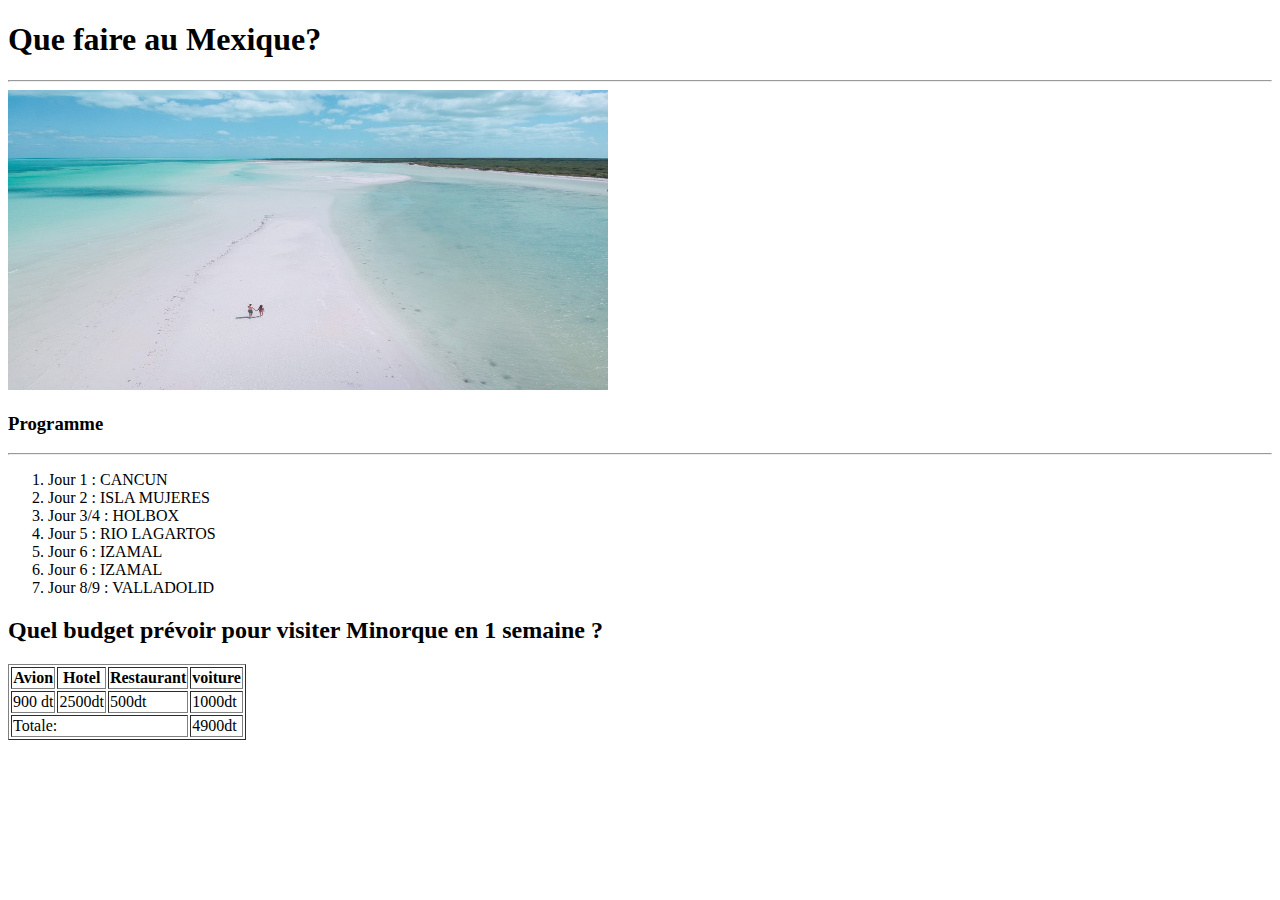
<file: task 6/task 2/mexique.html>
<!DOCTYPE html>
<html lang="en">
<head>
    <meta charset="UTF-8">
    <title>Mexique</title>
</head>
<body>
    <h1> Que faire au Mexique?</h1>
    <hr>
  <img src="mexique.jpg" alt="photo de mexique" height="300px" width="600px">
  <h3>Programme</h3>
  <hr>
  <ol>
  <li> Jour 1 : CANCUN </li>
  <li>Jour 2 : ISLA MUJERES</li>
  <li>Jour 3/4 : HOLBOX</li>
  <li>Jour 5 : RIO LAGARTOS</li>
   <li>  Jour 6 : IZAMAL</li>
  <li>Jour 6 : IZAMAL</li>
  <li>Jour 8/9 : VALLADOLID </li>
  
  </ol>
  <h2>Quel budget prévoir pour visiter Minorque en 1 semaine ? </h2>
  <table border="1">
   <thead>
    <tr>
        <th>Avion</th>
        <th>Hotel</th>
        <th>Restaurant</th>
        <th>voiture</th>

    </tr>
   </thead>
   <tbody>
    <tr>
        <td>900 dt</td>
        <td>2500dt</td>
        <td>500dt</td>
        <td>1000dt</td>
    </tr>
   </tbody>
   <tfoot>
    <tr>
        <td colspan="3"> Totale:</td>
        <td> 4900dt</td>
    </tr>
</tfoot>
</file>
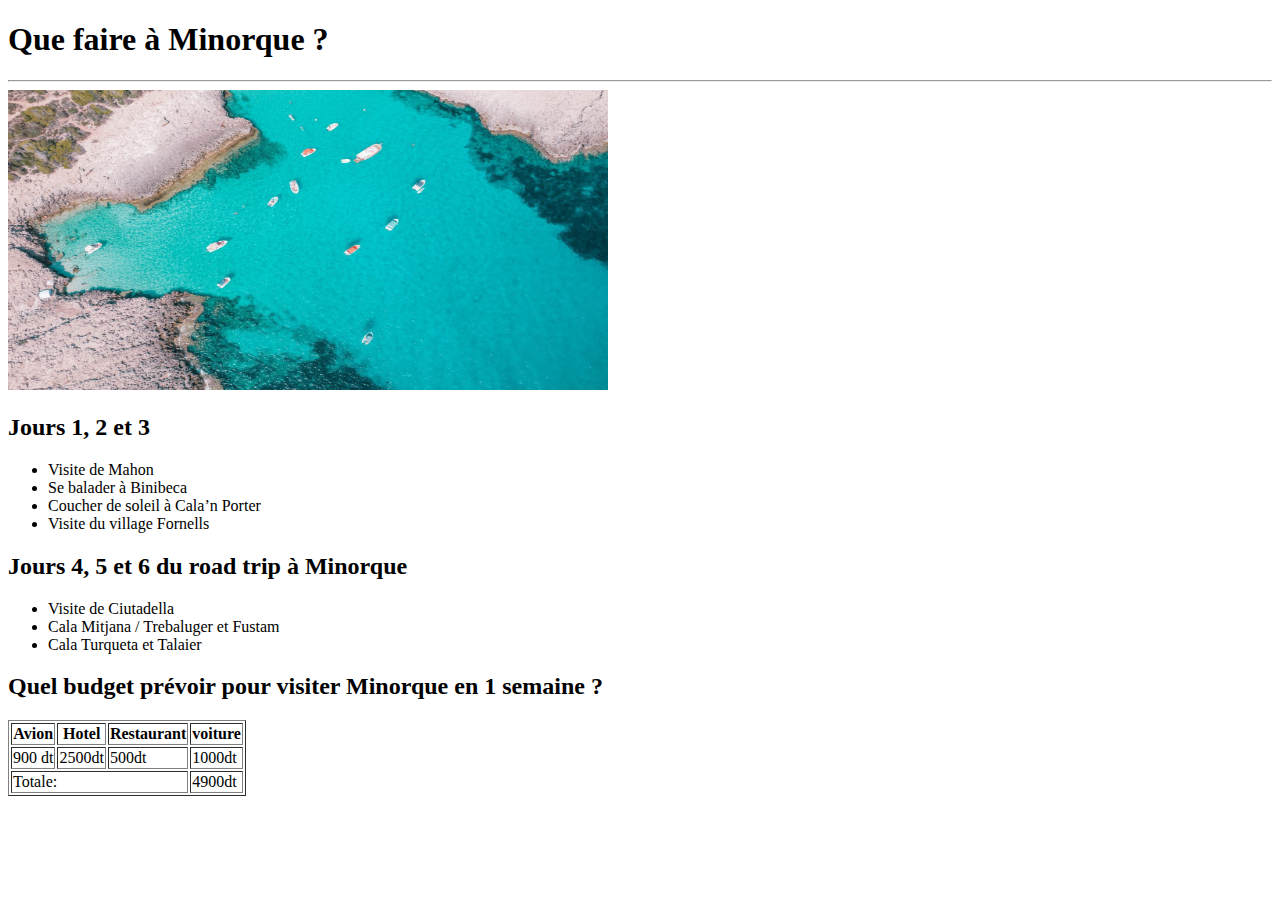
<file: task 6/task 2/minorque.html>
<!DOCTYPE html>
<html lang="en">
<head>
    <meta charset="UTF-8">
    <title>Minorque</title>
</head>
<body>
    <h1> Que faire à Minorque ?</h1>
    <hr>
  <img src="minorque.jpg" alt="photo de minorque" height="300px" width="600px">
  <h2>Jours 1, 2 et 3</h2>
  <ul>
  <li>  Visite de Mahon</li>
  <li>Se balader à Binibeca</li>
  <li>Coucher de soleil à Cala’n Porter</li>
  <li>Visite du village Fornells</li>
  </ul>
  <h2>Jours 4, 5 et 6 du road trip à Minorque</h2>
  <ul>
  <li>  Visite de Ciutadella</li>
  <li>Cala Mitjana / Trebaluger et Fustam</li>
  <li>Cala Turqueta et Talaier</li>
  
  </ul>
  <h2>Quel budget prévoir pour visiter Minorque en 1 semaine ? </h2>
  <table border="1">
   <thead>
    <tr>
        <th>Avion</th>
        <th>Hotel</th>
        <th>Restaurant</th>
        <th>voiture</th>

    </tr>
   </thead>
   <tbody>
    <tr>
        <td>900 dt</td>
        <td>2500dt</td>
        <td>500dt</td>
        <td>1000dt</td>
    </tr>
   </tbody>
   <tfoot>
    <tr>
        <td colspan="3"> Totale:</td>
        <td> 4900dt</td>
    </tr>
</tfoot>

  </table>
</body>
</html>
</file>
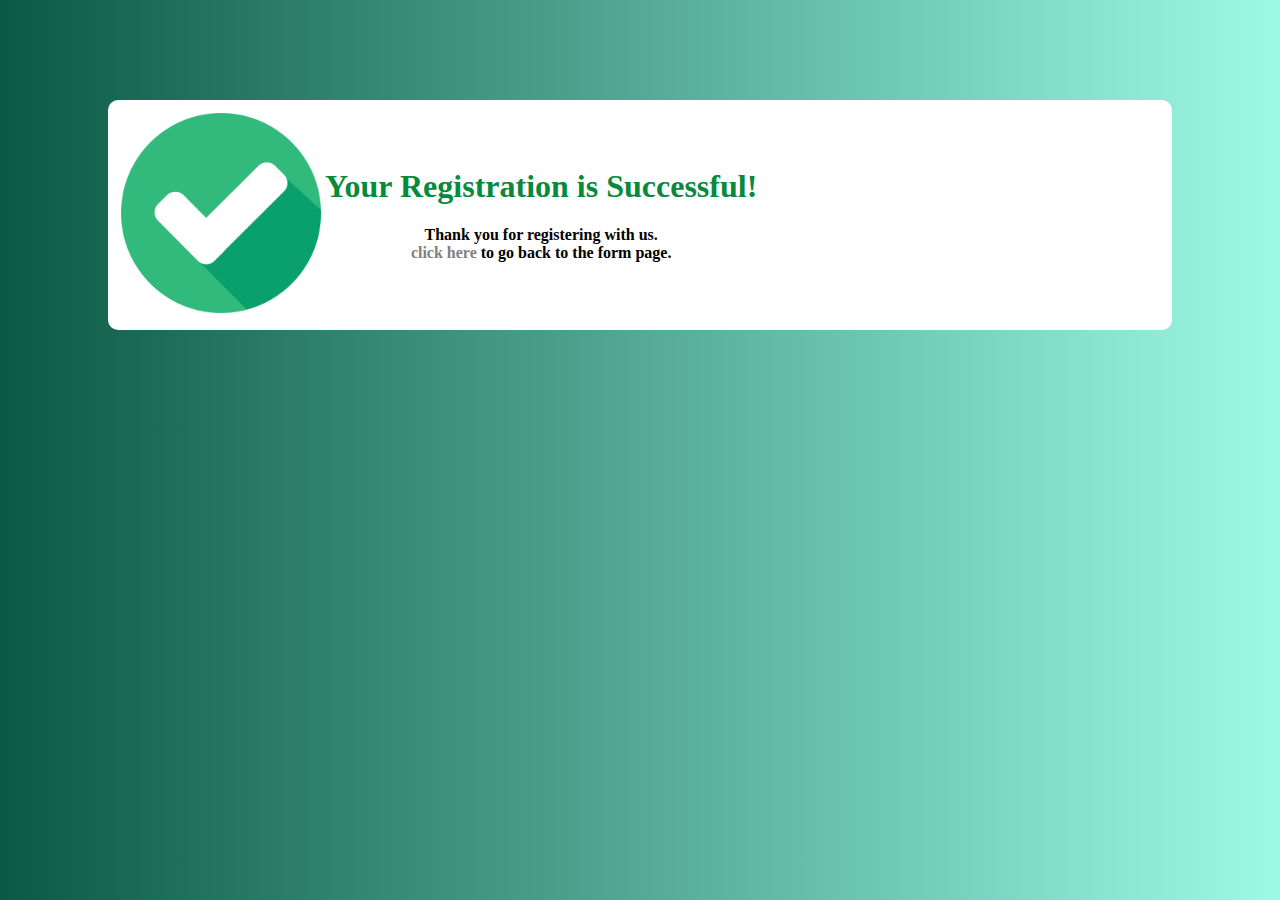
<file: task 6/task 3/succesPage.html>
<!DOCTYPE html>
<html lang="en">
<head>
   
    <title>successPage</title>
    <link rel="stylesheet" href="success.css">
    <link rel="icon" href="success.png" type="image/x-icon">
</head>
<body>
    <div class="container">
  
    <table>
        <tr>
            <td>   <img src="success.png"  width=200px alt="success"></td> 
            <td>
                <div class="txt">
    <h1 >Your Registration is Successful!</h1>
    <h4>Thank you for registering with us.
        <div ><a  class="link" href="index.html" target="_blank">click here</a> to go back to the form page.</h4>
        </div> 
    </div>
    </td>
    
</div>
</tr>
</table>
</body>
</html>
</file>
<file: task 6/style.css>
@import url('https://fonts.googleapis.com/css2?family=PT+Sans+Narrow:wght@400;700&display=swap');

*{
    margin:0;
    padding:0;
    font-family: sans-serif;
}
body{
    background-color: rgb(15, 14, 14);
    height:100vh;
    display: flex;
    flex-direction: column;
    justify-content: space-between;
   
}
.content{
    display:flex;
    flex-direction: column;
    padding: 0 30px;
}
.part1{

   
    width:100%;
    border-bottom: 1px white solid;
 


}
.part2{
   
   
    width:100%;
  
}
.part3{
   background-color: rgb(29, 28, 28);
   

    width:100%;
    
   
}
.title{
    color:white;
    font-family:"PT Sans Narrow" ;
}
nav{ 
    display:flex;
    justify-content: space-between;
    padding: 15px 20px;

}
.icons{
    display:flex;
    gap:10px;
}
.description h1{
    color: white;
    
}
.description p{
   padding: 15px;
   color: rgb(162, 161, 161);
   font-size: 12px;
}
.description a{
    color:white;
    
}
.descriptiontext{
    display:flex;
    flex-direction: column;
    padding: 20px;
  font-size: 20px ;

   
}
.description{
    background-image: url(photo.jpg);
    background-size: contain;
    background-repeat: no-repeat;
    background-position-x: 90%;
  
 
    
}
.contact{
    display:flex;
    justify-content: space-between;
    padding: 20px;
}
.input{
    background-color: rgb(29, 28, 28);
    border:none;
    border-bottom: 1px solid gray;
    padding:10px;
}
form{
    display:flex;
    flex-direction: column;
    gap:10px;
   
}
form #mes{
    height:35px;
}
.description2{
    display:flex;
    justify-content: space-between;
    padding: 20px 50px;

    border-bottom:1px solid white;
   
}
.description2 .para{
    color: white;
    display: flex;
    flex-direction: column;
    padding:40px;
   
}
.para p{
    color: gray;
    font-size:12px;
    padding:15px 0;
}
form button
{
    background-color: rgb(29, 28, 28);
    color: white;
    border:none;
    padding: 10px;
    border-bottom: 1px aqua solid;
    width:150px;
    text-align: right;
}
.part2 .entete{
    display:flex;
    justify-content: space-between;
    align-items: start;
    color:white;
}
.entete a{
    color: white;
    text-decoration: none;
    border-bottom: 1px aqua solid;
  
}
.skills{
    display:flex;
    color:white;
    gap:20px;
    justify-content: center;
    padding: 20px;
}
.skills p{
    color: gray;
    text-align: center;
}
img{
    width:250px;
    padding: 20px;
   
}
.projectGrid{
    display:flex;
    justify-content: center;
    flex-wrap: wrap;

}
.pro{
    display:flex;
    flex-direction: column;
    text-align: center;
    color: rgb(183, 179, 179);

}
.icons:hover{
    cursor: pointer;
}
a:hover{
    color:rgb(65, 199, 244);
    scale:1.1;
}
@media (max-width: 600px)
{
    .description{
        background-color: rgb(29, 28, 28);
        background-image: none;
        
    }
    .skills{
        font-size: 10px;
    }
    .projectGrid{
       
        justify-content: center;
    }
    .description2{
        display:flex;
        flex-direction: column;
    }

}
</file>
<file: task 6/responsive image gallery/style.css>
.header{
    text-align: center;
    padding:30px;
}
.title{
    font-weight: 800px;
}
.grid{
    width:100%;
    display:flex;
    flex-wrap: wrap;;
}
.row{
    display:flex;
    flex-wrap: wrap;
    padding:0 4px;
   
}
.column .img{
    width:100%;
    margin-top: 8px;
    vertical-align: center;

}
*{
    box-sizing: border-box;
}
.column{
    flex:25%;
    padding-left: 5px;
}
@media(max-width:800px){
    .column{
        flex:50%;
        max-width:50%;
       
    }

}
@media(max-width:600px)
{
    .column{
        flex:100%;
        max-width:100%;
       
    }
}
</file>
<file: task 6/task 2/style.css>
.title{
    padding: 30px 20px 30px 20px; /*top left bottom right ou 30 20*/
text-align: center;
color: rgb(28, 160, 100);
font-style:oblique;
font-size: larger;

}
*{
    font-family: sans-serif;
}
.destination{ color: rgb(28, 160, 100);


}
.fond{
    background-color: rgb(197, 245, 217);
}
</file>
<file: task 6/task 3/style.css>
@import url('https://fonts.googleapis.com/css2?family=Gruppo&family=Josefin+Slab:ital,wght@0,100..700;1,100..700&display=swap');

#last{
    margin-left: 300px;
}
#lastname{
    margin-left: 75px;
}
.inputField{
   width:610px;
   height:25px;
  

}
.input{
    width: 260px;
    height:25px;
    
}
.inputField:focus{
    background-color: rgb(220, 219, 219);
    border-color: white;
}
.input:focus{
    background-color: rgb(220, 219, 219);
    border-color: white;
}
button{
    margin-left: 80px;
    background-image: linear-gradient(to left,rgb(157, 250, 231),rgb(10, 89, 68));
    width:500px;
    height:30px;
    margin-bottom: 30px;
    border-radius: 10px;
    border-color: white;

}
a{
    text-decoration: none;
    color: black;
}
.title{ margin-top: 30px;
    margin-left: 200px;
}
h3{
   font-family:'Gruppo';
}
.container{
    background-color: white;
    border-radius: 20px;
  margin:50px;
  padding:5px;
  
    
}


body{
    background-image: linear-gradient(to left, rgb(157, 250, 231),rgb(10, 89, 68)
    );
}
.form{
    margin-left:20px;
}
button:hover{
    scale:1.1
    


}
</file>
<file: task 6/task 4/style.css>
@import url('https://fonts.googleapis.com/css2?family=Satisfy&display=swap');


*{
    margin:0;
    padding: 0;
    font-family: sans-serif;
    
}
.parent{
    display:grid;
    height:100vh;
    grid-template-columns:repeat(9,1fr);
    grid-template-rows: repeat(8,1fr) ;
    grid-template-areas: 
    "side nav nav nav nav nav nav nav nav "
    "side c1 c1 c1 c1 c1 c1 c1 c1"
    "side c1 c1 c1 c1 c1 c1 c1 c1"
    "side c1 c1 c1 c1 c1 c1 c1 c1"
    "side c3 c3 c3 c3 c4 c4 c4 c4"
    "side c3 c3 c3 c3 c4 c4 c4 c4"
    "side c3 c3 c3 c3 c4 c4 c4 c4"
    "side c3 c3 c3 c3 c4 c4 c4 c4"
    ;
}
 /*.parent .c{
    border:black solid 1px;
}*/
.parent .sidebar{
    background-color: white;

}
.parent .navbar{
    display:flex;
    justify-content: space-between;
    align-items: center;
    padding: 10px;
}
.navbar .menu ul{
  list-style: none;
  display:flex;
  justify-content: space-between;
  gap:10px;
}
.navbar .menu{
    display:flex;
    gap:15px;
    cursor: pointer;
    
}
.navbar .menu button{
    border-radius: 3px;
    width:80px;
    height:25px;
    background-color: rgb(235, 119, 119);
    border:none;
    color:white;
    font-size:11px ;
  

}
.navbar{
    position:fixed;
    background-color: white;
    width:95%;
  

}
.navbar .logo{ font-family: "satisfy";
   font-size:x-large;
   padding-left:50px;

}
 .blog{
  font-size:18px;
  text-decoration: underline ;
 
}
.navbar .menu button:hover{
    background-color: rgb(253, 73, 73);
    scale:1.2;
}
.c1 img{
    width:60%;
    height:80%;
    border-radius: 4px;
}


.c1{ padding:15px ;
    display:flex;
    width:100%;
    
    
}
.c1 .description{
    padding:15px;
}
p{
    font-size: 14px;
    color: rgb(90, 88, 88);
}
.c3 img{
    width:80%;
    height:80%;
    border-radius: 4px;
}
.c3{
    display:flex;
    flex-direction: column;
    gap:5px;
    padding-top:60px;
}
.c4 img{
    width:80%;
    height:80%;
    border-radius: 4px;
}
.c4{
    display:flex;
    flex-direction: column;
    gap:5px;
    padding:15px;
    padding-top:60px;
}
.writer{
    display:flex;
    gap:10px;
    padding: 10px;
}
.writer img{
    width:20px;
    border-radius: 100%;
}
img:hover{
   translate: 30px;
}
@media (max-width:600px)
{
    .c1{
        display:flex;
        flex-direction: column;
        padding:15px ;
        justify-content: center;
        align-items: center;
    }
}







.navbar{ grid-area:nav;

}
.sidebar{
   grid-area:side;
}
.c1{
   grid-area:c1;
}

.c3{  grid-area:c3;

}
.c4{
    grid-area:c4;
}
</file>
<file: task 6/task 5/style.css>
@import url('https://fonts.googleapis.com/css2?family=Rowdies:wght@300;400;700&display=swap');
@import url('https://fonts.googleapis.com/css2?family=Cinzel:wght@400..900&display=swap');

*{
    margin :0;
    padding:0;
    font-family: sans-serif;
  
}
.grid{
    display:flex;
    flex-direction: column;
    width:100%;
    height:100%;
}
 

.footer{
    background-color: rgb(10, 10, 10);
    color: white;
}
.navbar{
background-image: url(background.jpg);
background-size:cover;
background-repeat: no-repeat;
background-position: center ;
width:100%;
display:flex;
justify-content:center;
align-items:start;
 padding:15px;






}
.items .description{
    display:flex;
    flex-direction: column;
    gap:15px;
}
.items .description h5{
    font-family: "Cinzel";
    color: rgb(219, 218, 218);
}
.items .description p{
    color:rgb(204, 202, 202);
    font-size: 12px;
}

.items{
    display:flex;
    flex-direction: row-reverse;
    width:100%;
    height:500px;
    justify-content:center;
    align-items:start;
    padding:8px;

    
}
.part1{
    height:100vh;
}
.part2{
    height:100vh;
}
.part3{
    height:100vh;
   
}
.navbar .menu{
    display:flex;
    justify-content: space-between;
    gap:180px;
    
    
}
.navbar .menu ul,.entete ul{
    list-style: none;
    display: flex;
    align-items: center;
    gap:15px;
    font-size: 10px;
    color: rgb(196, 191, 191);
}
 .logo{
    font-family: "Rowdies";
    color: white;


}
 .description{
    color:white;
    margin-top: 150px;

   
}
 .description button{
    background-color: rgb(250, 122, 71);
    color: white;
    width:100px;
    height:25px;
    border:none;
    border-radius: 5px;
    margin-top:8px;

}
button:hover{
    background-color: rgb(246, 162, 51);
    scale:1.2;
    cursor:pointer;
}
.navbar .menu li:hover{
    color:white;
    cursor: pointer;
}
 .menu img{
    cursor: pointer;

}
.content{
    display:flex;
    flex-direction:column ;
    align-items: center;
    gap:40px;
}
.C1{
    display:flex;
    justify-content: space-between;
    gap:15 px;
   

}
.element1{ 
background-color: rgb(234, 228, 228);
width:200px;
height:250px;
border-radius: 10px;
margin:40px 20px;
display: flex;
flex-direction: column;
justify-content: center;
align-items: center;

padding: 10px;

}
.e1 img{
    width:80px;
    margin-bottom: 50px;
}
.e2 img{
   width:90px;
 
   
}
.e3 img{
    width:100px;
    
   

    
 }
 .e3{
    gap:30px;
 }
 .e2{
    gap:10px;
 }
 .shop{margin-bottom: 20px;
    font-size: 12px;
 }
 .shop:hover{
    text-decoration: underline;
    cursor: pointer;
    color: #d87c49;
    scale:1.1;
 }
 .shop p{
    color:rgb(88, 87, 87);
    margin-top:10px;
 }
 .c2{
    background-color: #d87c49;
    width:80%;
    margin:40px;
    border-radius: 10px;
    display:flex;
    align-items: center;
    justify-content: center;
 }
 .element2{
    display:flex;
    align-items: center;
    justify-content: center;
   
  
    
 }
 .element2 img{
    width:400px;
    padding-top: 30px;
    
 }
 .element2 .description2{
    color: white;
    display: flex;
    flex-direction: column;
    gap:10px;
 }
 .element2 button{
    height:40px;
    width:120px;
    color:white;
    background-color: black;
    border: none;
    border-radius: 4px;


 }
 .element2 p{
    font-size: 10px;
    color: rgb(220, 208, 208);
 
 }
 .c3{
    display:flex;
    justify-content: center;
    gap:10px;
    width:100%;
    height:300px;
 }
.c3 .description3{
    background-color: rgb(240, 238, 238);
    height:168px;
    display: flex;
    flex-direction: column;
    justify-content: center;
    gap:50px;
}
.c3 button{
    width:150px;
    height:30px;
    border-radius: 4px;
    border:1px black solid;
    margin:20px;
}
.c4{
    dispaly:flex;
    justify-content: center;
    gap:50px;
    margin-top: 80px;

}
.rouge{
    color:rgb(249, 123, 123)
}
.c4 .description4{
    background-color: rgb(248, 244, 244);
    height:300px;
    padding:15px;
}
.c4 .description4 p{
    padding:15px;
    font-size: 12px;
    color: gray;

}
.entete{
    display:flex;
    align-items: center;
    justify-content: center;
    gap:80px;
    padding:20px 50px;
}
.footer{
    display:flex;
    flex-direction: column;
    justify-content: center;
    gap:50px;
    
    
}
.footer p{
    font-size: 10px;
    color: gray;
}
.footer .icons{
    margin-left: 600px;
    
}
</file>
<file: task 6/task 3/success.css>
.txt{
    text-align: center;
}
h1{
    color: rgb(8, 138, 60);
}
a{
    text-decoration: none;
    color: gray;
}
.container{
    border-radius: 10px;
    background-color: white;
    margin:100px;
    padding: 10px;
}
body{
    background-image: linear-gradient(to left, rgb(157, 250, 231),rgb(10, 89, 68)
    );
}
</file>
